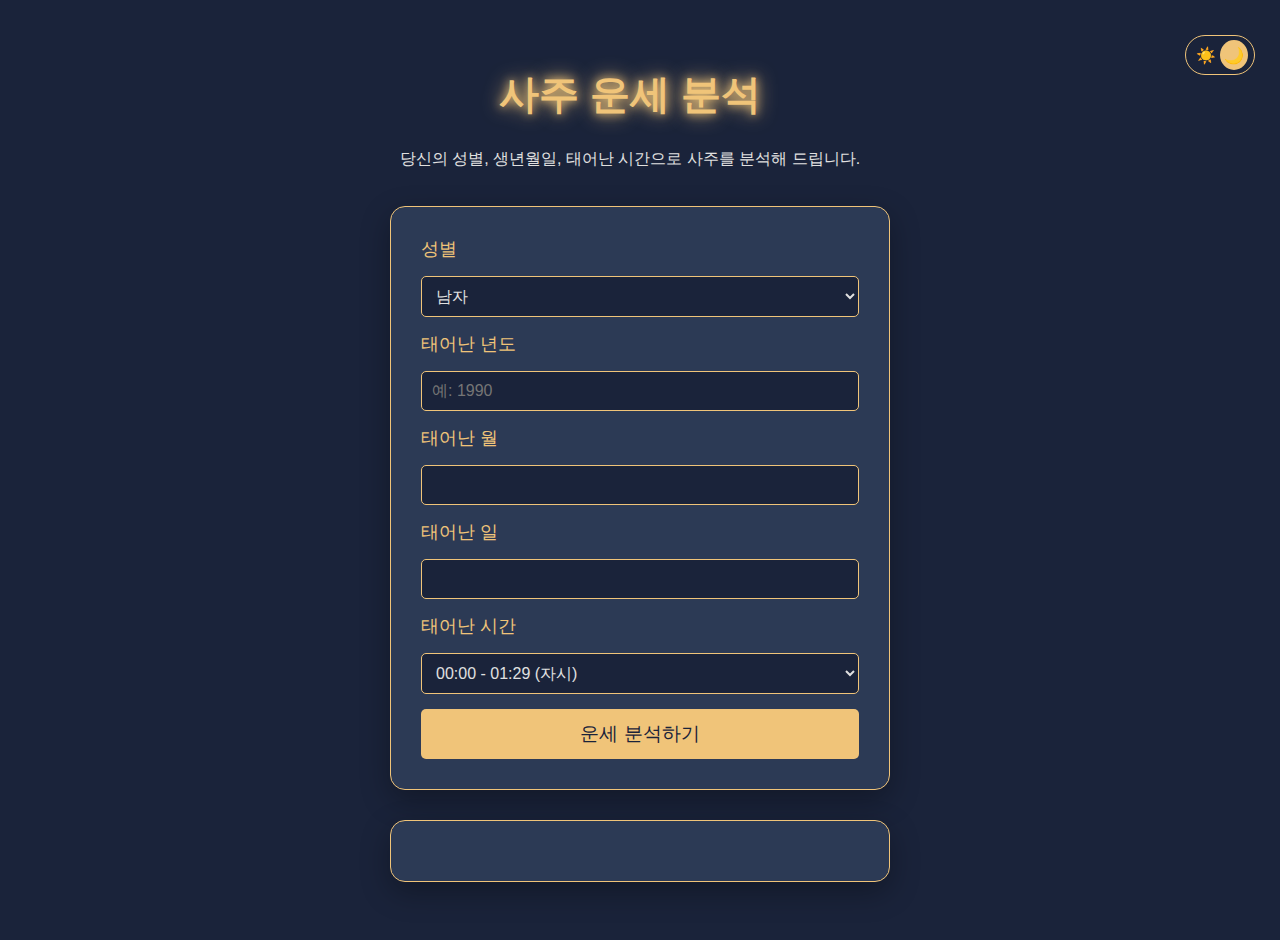
<file: index.html>
<!DOCTYPE html>
<html lang="ko">
<head>
    <meta charset="UTF-8">
    <meta name="viewport" content="width=device-width, initial-scale=1.0">
    <meta name="google-site-verification" content="f08c47fec0942fa0" />
    <title>사주 운세 분석</title>
    <link rel="stylesheet" href="style.css">
    <script src="main.js" type="module" defer></script>
    <script async src="https://pagead2.googlesyndication.com/pagead/js/adsbygoogle.js?client=ca-pub-3633718154297262"
     crossorigin="anonymous"></script>
</head>
<body>
    <header>
        <h1>사주 운세 분석</h1>
        <p>당신의 성별, 생년월일, 태어난 시간으로 사주를 분석해 드립니다.</p>
        <button id="theme-toggle"><span id="sun-icon">☀️</span> <span id="moon-icon">🌙</span></button>
    </header>

    <main>
        <saju-input-form></saju-input-form>
        <saju-result-display></saju-result-display>
    </main>

</body>
</html>
</file>
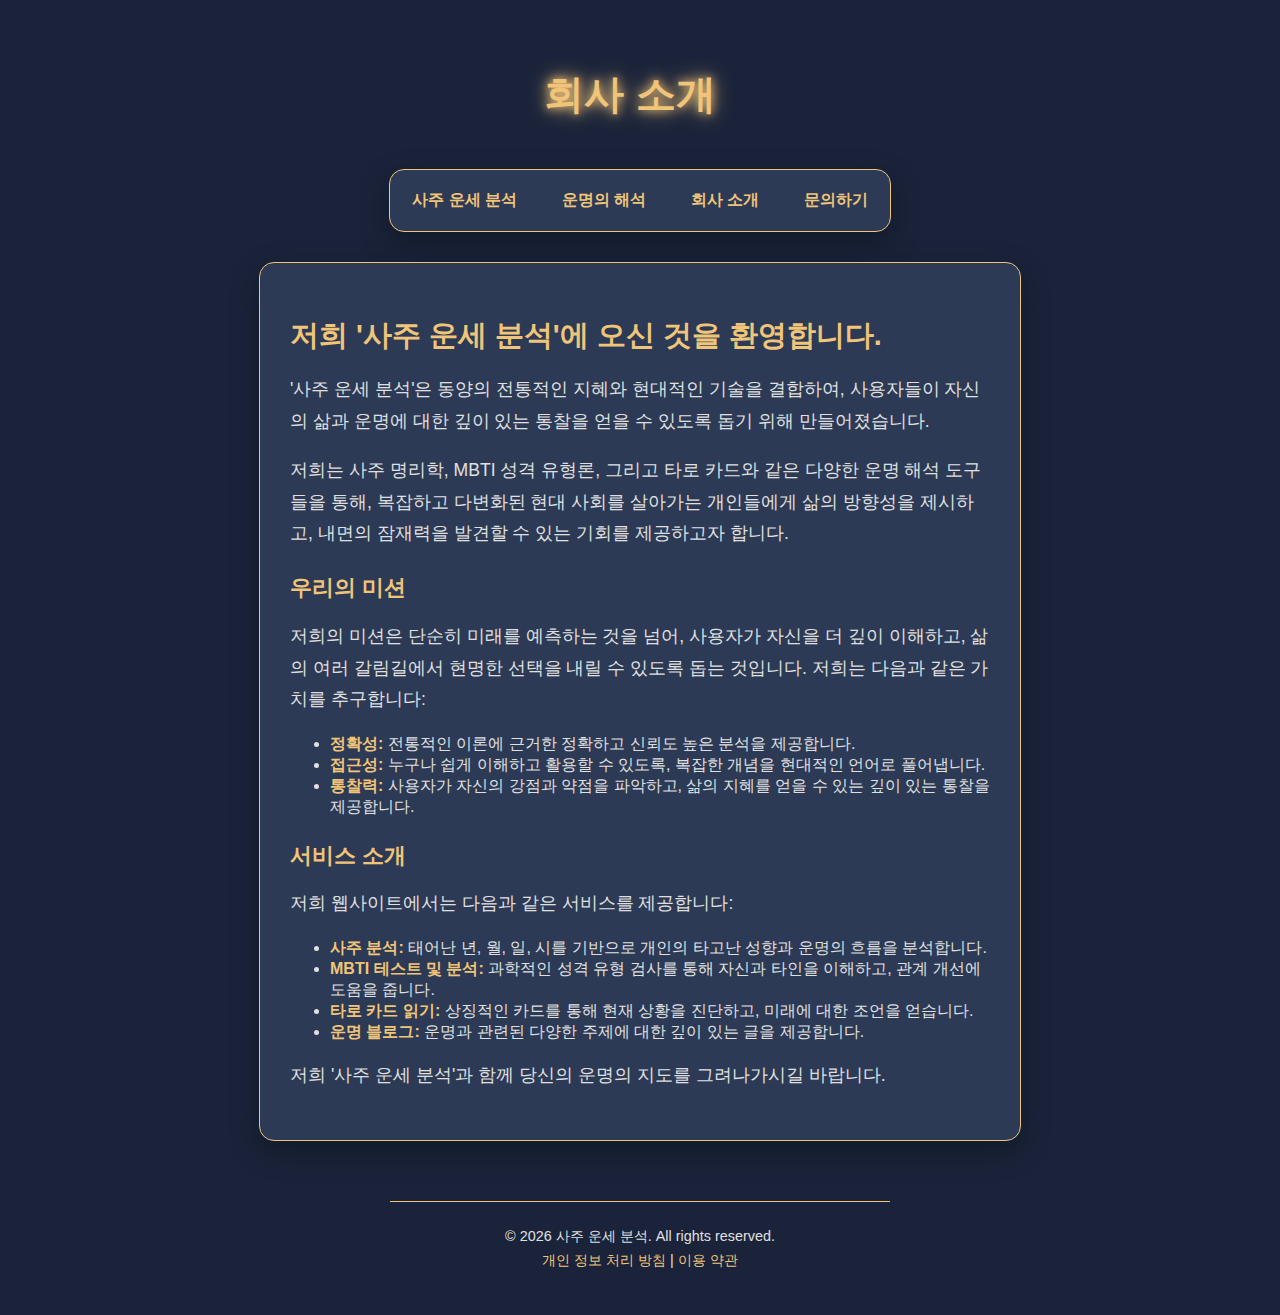
<file: about.html>
<!DOCTYPE html>
<html lang="ko">
<head>
    <meta charset="UTF-8">
    <meta name="viewport" content="width=device-width, initial-scale=1.0">
    <title>회사 소개 - 사주 운세 분석</title>
    <link rel="stylesheet" href="style.css">
</head>
<body>
    <header>
        <h1>회사 소개</h1>
    </header>

    <nav>
        <ul>
            <li><a href="index.html">사주 운세 분석</a></li>
            <li><a href="blog.html">운명의 해석</a></li>
            <li><a href="about.html">회사 소개</a></li>
            <li><a href="contact.html">문의하기</a></li>
        </ul>
    </nav>

    <main class="blog-article">
        <h2>저희 '사주 운세 분석'에 오신 것을 환영합니다.</h2>
        <p>'사주 운세 분석'은 동양의 전통적인 지혜와 현대적인 기술을 결합하여, 사용자들이 자신의 삶과 운명에 대한 깊이 있는 통찰을 얻을 수 있도록 돕기 위해 만들어졌습니다.</p>
        <p>저희는 사주 명리학, MBTI 성격 유형론, 그리고 타로 카드와 같은 다양한 운명 해석 도구들을 통해, 복잡하고 다변화된 현대 사회를 살아가는 개인들에게 삶의 방향성을 제시하고, 내면의 잠재력을 발견할 수 있는 기회를 제공하고자 합니다.</p>
        
        <h3>우리의 미션</h3>
        <p>저희의 미션은 단순히 미래를 예측하는 것을 넘어, 사용자가 자신을 더 깊이 이해하고, 삶의 여러 갈림길에서 현명한 선택을 내릴 수 있도록 돕는 것입니다. 저희는 다음과 같은 가치를 추구합니다:</p>
        <ul>
            <li><strong>정확성:</strong> 전통적인 이론에 근거한 정확하고 신뢰도 높은 분석을 제공합니다.</li>
            <li><strong>접근성:</strong> 누구나 쉽게 이해하고 활용할 수 있도록, 복잡한 개념을 현대적인 언어로 풀어냅니다.</li>
            <li><strong>통찰력:</strong> 사용자가 자신의 강점과 약점을 파악하고, 삶의 지혜를 얻을 수 있는 깊이 있는 통찰을 제공합니다.</li>
        </ul>

        <h3>서비스 소개</h3>
        <p>저희 웹사이트에서는 다음과 같은 서비스를 제공합니다:</p>
        <ul>
            <li><strong>사주 분석:</strong> 태어난 년, 월, 일, 시를 기반으로 개인의 타고난 성향과 운명의 흐름을 분석합니다.</li>
            <li><strong>MBTI 테스트 및 분석:</strong> 과학적인 성격 유형 검사를 통해 자신과 타인을 이해하고, 관계 개선에 도움을 줍니다.</li>
            <li><strong>타로 카드 읽기:</strong> 상징적인 카드를 통해 현재 상황을 진단하고, 미래에 대한 조언을 얻습니다.</li>
            <li><strong>운명 블로그:</strong> 운명과 관련된 다양한 주제에 대한 깊이 있는 글을 제공합니다.</li>
        </ul>

        <p>저희 '사주 운세 분석'과 함께 당신의 운명의 지도를 그려나가시길 바랍니다.</p>
    </main>

    <footer>
        <p>&copy; 2026 사주 운세 분석. All rights reserved.</p>
        <p>
            <a href="privacy-policy.html">개인 정보 처리 방침</a> |
            <a href="terms-of-service.html">이용 약관</a>
        </p>
    </footer>

</body>
</html>
</file>
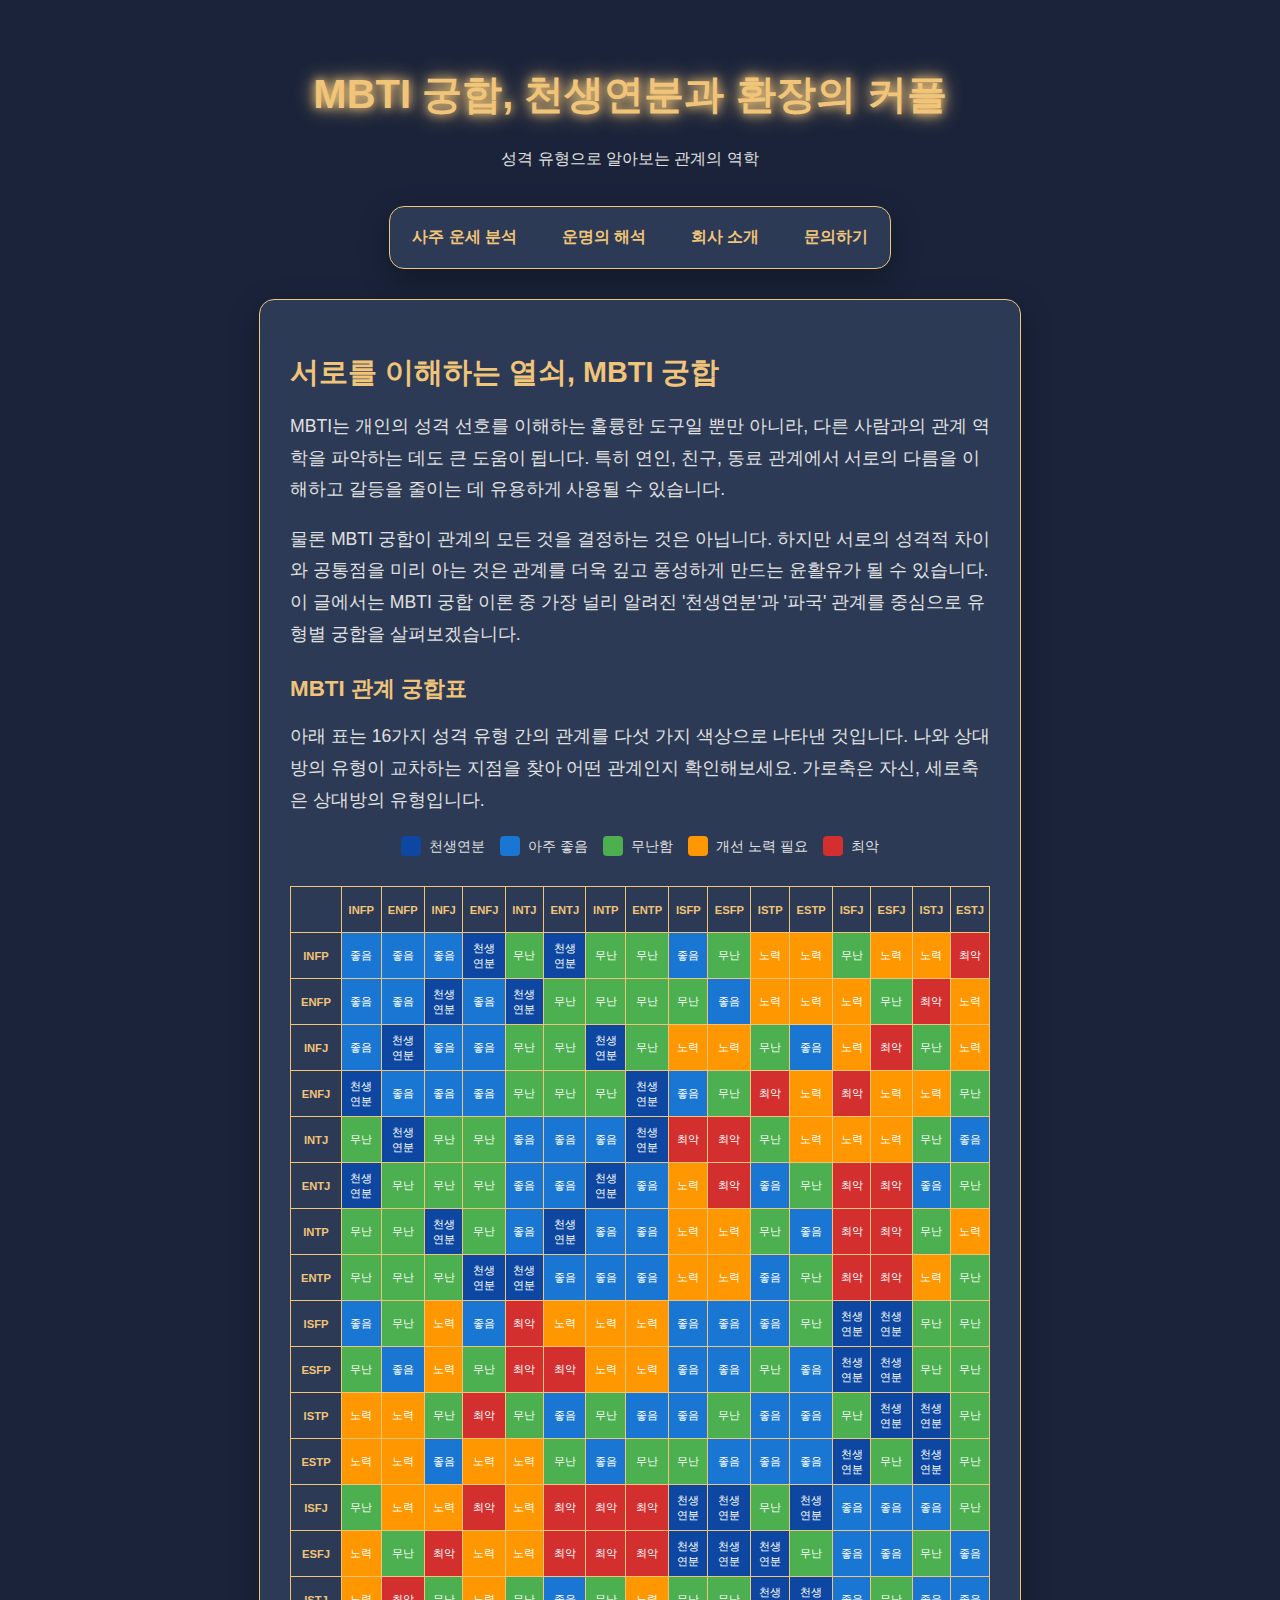
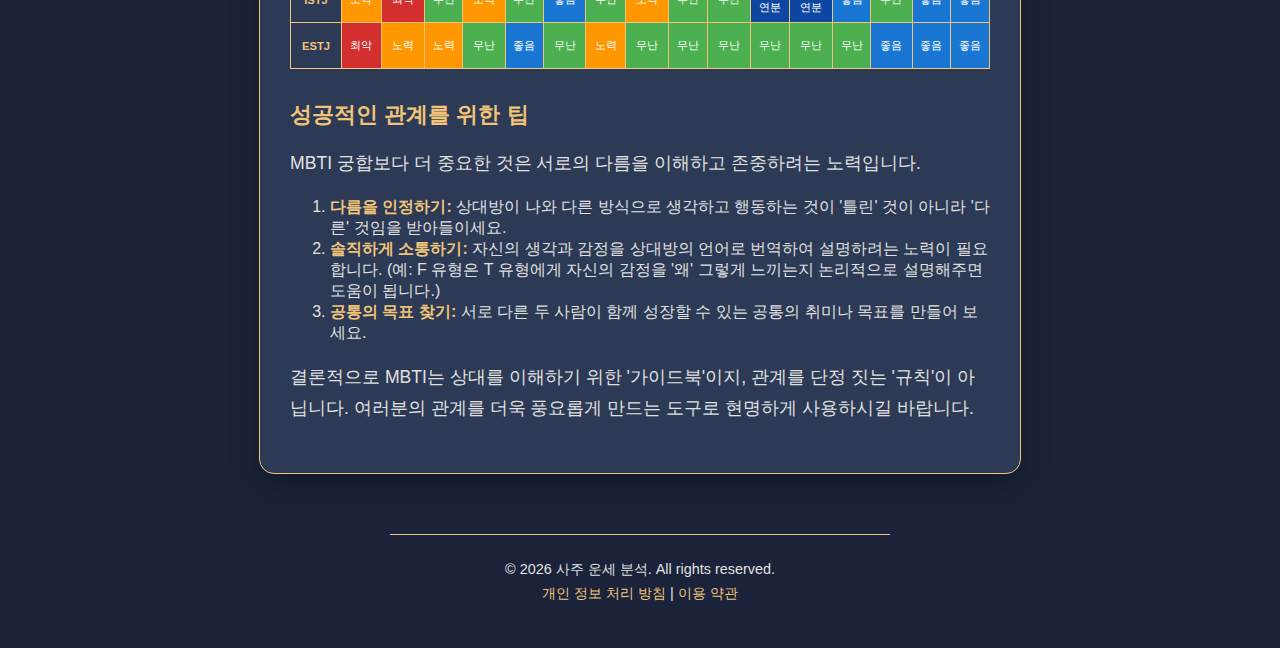
<file: blog-mbti-compatibility.html>
<!DOCTYPE html>
<html lang="ko">
<head>
    <meta charset="UTF-8">
    <meta name="viewport" content="width=device-width, initial-scale=1.0">
    <title>MBTI 궁합, 천생연분과 환장의 커플 - Fatelink 블로그</title>
    <meta name="description" content="MBTI 성격 유형을 통해 알아보는 우리 사이의 궁합! 최고의 파트너와 최악의 상대를 분석하고 관계 개선을 위한 팁을 얻어보세요.">
    <link rel="stylesheet" href="style.css">
    <script src="main.js" type="module" defer></script>
</head>
<body>
    <header>
        <h1>MBTI 궁합, 천생연분과 환장의 커플</h1>
        <p>성격 유형으로 알아보는 관계의 역학</p>
    </header>

    <nav>
        <ul>
            <li><a href="index.html">사주 운세 분석</a></li>
            <li><a href="blog.html">운명의 해석</a></li>
            <li><a href="about.html">회사 소개</a></li>
            <li><a href="contact.html">문의하기</a></li>
        </ul>
    </nav>

    <main class="blog-article">
        <h2>서로를 이해하는 열쇠, MBTI 궁합</h2>
        <p>MBTI는 개인의 성격 선호를 이해하는 훌륭한 도구일 뿐만 아니라, 다른 사람과의 관계 역학을 파악하는 데도 큰 도움이 됩니다. 특히 연인, 친구, 동료 관계에서 서로의 다름을 이해하고 갈등을 줄이는 데 유용하게 사용될 수 있습니다.</p>
        <p>물론 MBTI 궁합이 관계의 모든 것을 결정하는 것은 아닙니다. 하지만 서로의 성격적 차이와 공통점을 미리 아는 것은 관계를 더욱 깊고 풍성하게 만드는 윤활유가 될 수 있습니다. 이 글에서는 MBTI 궁합 이론 중 가장 널리 알려진 '천생연분'과 '파국' 관계를 중심으로 유형별 궁합을 살펴보겠습니다.</p>

        <h3>MBTI 관계 궁합표</h3>
        <p>아래 표는 16가지 성격 유형 간의 관계를 다섯 가지 색상으로 나타낸 것입니다. 나와 상대방의 유형이 교차하는 지점을 찾아 어떤 관계인지 확인해보세요. 가로축은 자신, 세로축은 상대방의 유형입니다.</p>
        
        <ul class="legend">
            <li class="legend-item"><span class="legend-color" style="background-color: #0d47a1;"></span>천생연분</li>
            <li class="legend-item"><span class="legend-color" style="background-color: #1976d2;"></span>아주 좋음</li>
            <li class="legend-item"><span class="legend-color" style="background-color: #4caf50;"></span>무난함</li>
            <li class="legend-item"><span class="legend-color" style="background-color: #ff9800;"></span>개선 노력 필요</li>
            <li class="legend-item"><span class="legend-color" style="background-color: #d32f2f;"></span>최악</li>
        </ul>

        <div class="mbti-chart-container">
            <table class="mbti-chart">
                <thead>
                    <tr>
                        <th class="header-cell"></th>
                        <th>INFP</th><th>ENFP</th><th>INFJ</th><th>ENFJ</th><th>INTJ</th><th>ENTJ</th><th>INTP</th><th>ENTP</th>
                        <th>ISFP</th><th>ESFP</th><th>ISTP</th><th>ESTP</th><th>ISFJ</th><th>ESFJ</th><th>ISTJ</th><th>ESTJ</th>
                    </tr>
                </thead>
                <tbody>
                    <tr><th>INFP</th>
                        <td class="mbti-compat-2">좋음</td><td class="mbti-compat-2">좋음</td><td class="mbti-compat-2">좋음</td><td class="mbti-compat-1">천생연분</td><td class="mbti-compat-3">무난</td><td class="mbti-compat-1">천생연분</td><td class="mbti-compat-3">무난</td><td class="mbti-compat-3">무난</td>
                        <td class="mbti-compat-2">좋음</td><td class="mbti-compat-3">무난</td><td class="mbti-compat-4">노력</td><td class="mbti-compat-4">노력</td><td class="mbti-compat-3">무난</td><td class="mbti-compat-4">노력</td><td class="mbti-compat-4">노력</td><td class="mbti-compat-5">최악</td>
                    </tr>
                    <tr><th>ENFP</th>
                        <td class="mbti-compat-2">좋음</td><td class="mbti-compat-2">좋음</td><td class="mbti-compat-1">천생연분</td><td class="mbti-compat-2">좋음</td><td class="mbti-compat-1">천생연분</td><td class="mbti-compat-3">무난</td><td class="mbti-compat-3">무난</td><td class="mbti-compat-3">무난</td>
                        <td class="mbti-compat-3">무난</td><td class="mbti-compat-2">좋음</td><td class="mbti-compat-4">노력</td><td class="mbti-compat-4">노력</td><td class="mbti-compat-4">노력</td><td class="mbti-compat-3">무난</td><td class="mbti-compat-5">최악</td><td class="mbti-compat-4">노력</td>
                    </tr>
                    <tr><th>INFJ</th>
                        <td class="mbti-compat-2">좋음</td><td class="mbti-compat-1">천생연분</td><td class="mbti-compat-2">좋음</td><td class="mbti-compat-2">좋음</td><td class="mbti-compat-3">무난</td><td class="mbti-compat-3">무난</td><td class="mbti-compat-1">천생연분</td><td class="mbti-compat-3">무난</td>
                        <td class="mbti-compat-4">노력</td><td class="mbti-compat-4">노력</td><td class="mbti-compat-3">무난</td><td class="mbti-compat-2">좋음</td><td class="mbti-compat-4">노력</td><td class="mbti-compat-5">최악</td><td class="mbti-compat-3">무난</td><td class="mbti-compat-4">노력</td>
                    </tr>
                    <tr><th>ENFJ</th>
                        <td class="mbti-compat-1">천생연분</td><td class="mbti-compat-2">좋음</td><td class="mbti-compat-2">좋음</td><td class="mbti-compat-2">좋음</td><td class="mbti-compat-3">무난</td><td class="mbti-compat-3">무난</td><td class="mbti-compat-3">무난</td><td class="mbti-compat-1">천생연분</td>
                        <td class="mbti-compat-2">좋음</td><td class="mbti-compat-3">무난</td><td class="mbti-compat-5">최악</td><td class="mbti-compat-4">노력</td><td class="mbti-compat-5">최악</td><td class="mbti-compat-4">노력</td><td class="mbti-compat-4">노력</td><td class="mbti-compat-3">무난</td>
                    </tr>
                    <tr><th>INTJ</th>
                        <td class="mbti-compat-3">무난</td><td class="mbti-compat-1">천생연분</td><td class="mbti-compat-3">무난</td><td class="mbti-compat-3">무난</td><td class="mbti-compat-2">좋음</td><td class="mbti-compat-2">좋음</td><td class="mbti-compat-2">좋음</td><td class="mbti-compat-1">천생연분</td>
                        <td class="mbti-compat-5">최악</td><td class="mbti-compat-5">최악</td><td class="mbti-compat-3">무난</td><td class="mbti-compat-4">노력</td><td class="mbti-compat-4">노력</td><td class="mbti-compat-4">노력</td><td class="mbti-compat-3">무난</td><td class="mbti-compat-2">좋음</td>
                    </tr>
                    <tr><th>ENTJ</th>
                        <td class="mbti-compat-1">천생연분</td><td class="mbti-compat-3">무난</td><td class="mbti-compat-3">무난</td><td class="mbti-compat-3">무난</td><td class="mbti-compat-2">좋음</td><td class="mbti-compat-2">좋음</td><td class="mbti-compat-1">천생연분</td><td class="mbti-compat-2">좋음</td>
                        <td class="mbti-compat-4">노력</td><td class="mbti-compat-5">최악</td><td class="mbti-compat-2">좋음</td><td class="mbti-compat-3">무난</td><td class="mbti-compat-5">최악</td><td class="mbti-compat-5">최악</td><td class="mbti-compat-2">좋음</td><td class="mbti-compat-3">무난</td>
                    </tr>
                    <tr><th>INTP</th>
                        <td class="mbti-compat-3">무난</td><td class="mbti-compat-3">무난</td><td class="mbti-compat-1">천생연분</td><td class="mbti-compat-3">무난</td><td class="mbti-compat-2">좋음</td><td class="mbti-compat-1">천생연분</td><td class="mbti-compat-2">좋음</td><td class="mbti-compat-2">좋음</td>
                        <td class="mbti-compat-4">노력</td><td class="mbti-compat-4">노력</td><td class="mbti-compat-3">무난</td><td class="mbti-compat-2">좋음</td><td class="mbti-compat-5">최악</td><td class="mbti-compat-5">최악</td><td class="mbti-compat-3">무난</td><td class="mbti-compat-4">노력</td>
                    </tr>
                    <tr><th>ENTP</th>
                        <td class="mbti-compat-3">무난</td><td class="mbti-compat-3">무난</td><td class="mbti-compat-3">무난</td><td class="mbti-compat-1">천생연분</td><td class="mbti-compat-1">천생연분</td><td class="mbti-compat-2">좋음</td><td class="mbti-compat-2">좋음</td><td class="mbti-compat-2">좋음</td>
                        <td class="mbti-compat-4">노력</td><td class="mbti-compat-4">노력</td><td class="mbti-compat-2">좋음</td><td class="mbti-compat-3">무난</td><td class="mbti-compat-5">최악</td><td class="mbti-compat-5">최악</td><td class="mbti-compat-4">노력</td><td class="mbti-compat-3">무난</td>
                    </tr>
                    <tr><th>ISFP</th>
                        <td class="mbti-compat-2">좋음</td><td class="mbti-compat-3">무난</td><td class="mbti-compat-4">노력</td><td class="mbti-compat-2">좋음</td><td class="mbti-compat-5">최악</td><td class="mbti-compat-4">노력</td><td class="mbti-compat-4">노력</td><td class="mbti-compat-4">노력</td>
                        <td class="mbti-compat-2">좋음</td><td class="mbti-compat-2">좋음</td><td class="mbti-compat-2">좋음</td><td class="mbti-compat-3">무난</td><td class="mbti-compat-1">천생연분</td><td class="mbti-compat-1">천생연분</td><td class="mbti-compat-3">무난</td><td class="mbti-compat-3">무난</td>
                    </tr>
                    <tr><th>ESFP</th>
                        <td class="mbti-compat-3">무난</td><td class="mbti-compat-2">좋음</td><td class="mbti-compat-4">노력</td><td class="mbti-compat-3">무난</td><td class="mbti-compat-5">최악</td><td class="mbti-compat-5">최악</td><td class="mbti-compat-4">노력</td><td class="mbti-compat-4">노력</td>
                        <td class="mbti-compat-2">좋음</td><td class="mbti-compat-2">좋음</td><td class="mbti-compat-3">무난</td><td class="mbti-compat-2">좋음</td><td class="mbti-compat-1">천생연분</td><td class="mbti-compat-1">천생연분</td><td class="mbti-compat-3">무난</td><td class="mbti-compat-3">무난</td>
                    </tr>
                    <tr><th>ISTP</th>
                        <td class="mbti-compat-4">노력</td><td class="mbti-compat-4">노력</td><td class="mbti-compat-3">무난</td><td class="mbti-compat-5">최악</td><td class="mbti-compat-3">무난</td><td class="mbti-compat-2">좋음</td><td class="mbti-compat-3">무난</td><td class="mbti-compat-2">좋음</td>
                        <td class="mbti-compat-2">좋음</td><td class="mbti-compat-3">무난</td><td class="mbti-compat-2">좋음</td><td class="mbti-compat-2">좋음</td><td class="mbti-compat-3">무난</td><td class="mbti-compat-1">천생연분</td><td class="mbti-compat-1">천생연분</td><td class="mbti-compat-3">무난</td>
                    </tr>
                    <tr><th>ESTP</th>
                        <td class="mbti-compat-4">노력</td><td class="mbti-compat-4">노력</td><td class="mbti-compat-2">좋음</td><td class="mbti-compat-4">노력</td><td class="mbti-compat-4">노력</td><td class="mbti-compat-3">무난</td><td class="mbti-compat-2">좋음</td><td class="mbti-compat-3">무난</td>
                        <td class="mbti-compat-3">무난</td><td class="mbti-compat-2">좋음</td><td class="mbti-compat-2">좋음</td><td class="mbti-compat-2">좋음</td><td class="mbti-compat-1">천생연분</td><td class="mbti-compat-3">무난</td><td class="mbti-compat-1">천생연분</td><td class="mbti-compat-3">무난</td>
                    </tr>
                    <tr><th>ISFJ</th>
                        <td class="mbti-compat-3">무난</td><td class="mbti-compat-4">노력</td><td class="mbti-compat-4">노력</td><td class="mbti-compat-5">최악</td><td class="mbti-compat-4">노력</td><td class="mbti-compat-5">최악</td><td class="mbti-compat-5">최악</td><td class="mbti-compat-5">최악</td>
                        <td class="mbti-compat-1">천생연분</td><td class="mbti-compat-1">천생연분</td><td class="mbti-compat-3">무난</td><td class="mbti-compat-1">천생연분</td><td class="mbti-compat-2">좋음</td><td class="mbti-compat-2">좋음</td><td class="mbti-compat-2">좋음</td><td class="mbti-compat-3">무난</td>
                    </tr>
                    <tr><th>ESFJ</th>
                        <td class="mbti-compat-4">노력</td><td class="mbti-compat-3">무난</td><td class="mbti-compat-5">최악</td><td class="mbti-compat-4">노력</td><td class="mbti-compat-4">노력</td><td class="mbti-compat-5">최악</td><td class="mbti-compat-5">최악</td><td class="mbti-compat-5">최악</td>
                        <td class="mbti-compat-1">천생연분</td><td class="mbti-compat-1">천생연분</td><td class="mbti-compat-1">천생연분</td><td class="mbti-compat-3">무난</td><td class="mbti-compat-2">좋음</td><td class="mbti-compat-2">좋음</td><td class="mbti-compat-3">무난</td><td class="mbti-compat-2">좋음</td>
                    </tr>
                    <tr><th>ISTJ</th>
                        <td class="mbti-compat-4">노력</td><td class="mbti-compat-5">최악</td><td class="mbti-compat-3">무난</td><td class="mbti-compat-4">노력</td><td class="mbti-compat-3">무난</td><td class="mbti-compat-2">좋음</td><td class="mbti-compat-3">무난</td><td class="mbti-compat-4">노력</td>
                        <td class="mbti-compat-3">무난</td><td class="mbti-compat-3">무난</td><td class="mbti-compat-1">천생연분</td><td class="mbti-compat-1">천생연분</td><td class="mbti-compat-2">좋음</td><td class="mbti-compat-3">무난</td><td class="mbti-compat-2">좋음</td><td class="mbti-compat-2">좋음</td>
                    </tr>
                    <tr><th>ESTJ</th>
                        <td class="mbti-compat-5">최악</td><td class="mbti-compat-4">노력</td><td class="mbti-compat-4">노력</td><td class="mbti-compat-3">무난</td><td class="mbti-compat-2">좋음</td><td class="mbti-compat-3">무난</td><td class="mbti-compat-4">노력</td><td class="mbti-compat-3">무난</td>
                        <td class="mbti-compat-3">무난</td><td class="mbti-compat-3">무난</td><td class="mbti-compat-3">무난</td><td class="mbti-compat-3">무난</td><td class="mbti-compat-3">무난</td><td class="mbti-compat-2">좋음</td><td class="mbti-compat-2">좋음</td><td class="mbti-compat-2">좋음</td>
                    </tr>
                </tbody>
            </table>
        </div>

        <h3>성공적인 관계를 위한 팁</h3>
        <p>MBTI 궁합보다 더 중요한 것은 서로의 다름을 이해하고 존중하려는 노력입니다.</p>
        <ol>
            <li><strong>다름을 인정하기:</strong> 상대방이 나와 다른 방식으로 생각하고 행동하는 것이 '틀린' 것이 아니라 '다른' 것임을 받아들이세요.</li>
            <li><strong>솔직하게 소통하기:</strong> 자신의 생각과 감정을 상대방의 언어로 번역하여 설명하려는 노력이 필요합니다. (예: F 유형은 T 유형에게 자신의 감정을 '왜' 그렇게 느끼는지 논리적으로 설명해주면 도움이 됩니다.)</li>
            <li><strong>공통의 목표 찾기:</strong> 서로 다른 두 사람이 함께 성장할 수 있는 공통의 취미나 목표를 만들어 보세요.</li>
        </ol>
        <p>결론적으로 MBTI는 상대를 이해하기 위한 '가이드북'이지, 관계를 단정 짓는 '규칙'이 아닙니다. 여러분의 관계를 더욱 풍요롭게 만드는 도구로 현명하게 사용하시길 바랍니다.</p>
    </main>

    <footer>
        <p>&copy; 2026 사주 운세 분석. All rights reserved.</p>
        <p>
            <a href="privacy-policy.html">개인 정보 처리 방침</a> |
            <a href="terms-of-service.html">이용 약관</a>
        </p>
    </footer>

</body>
</html>
</file>
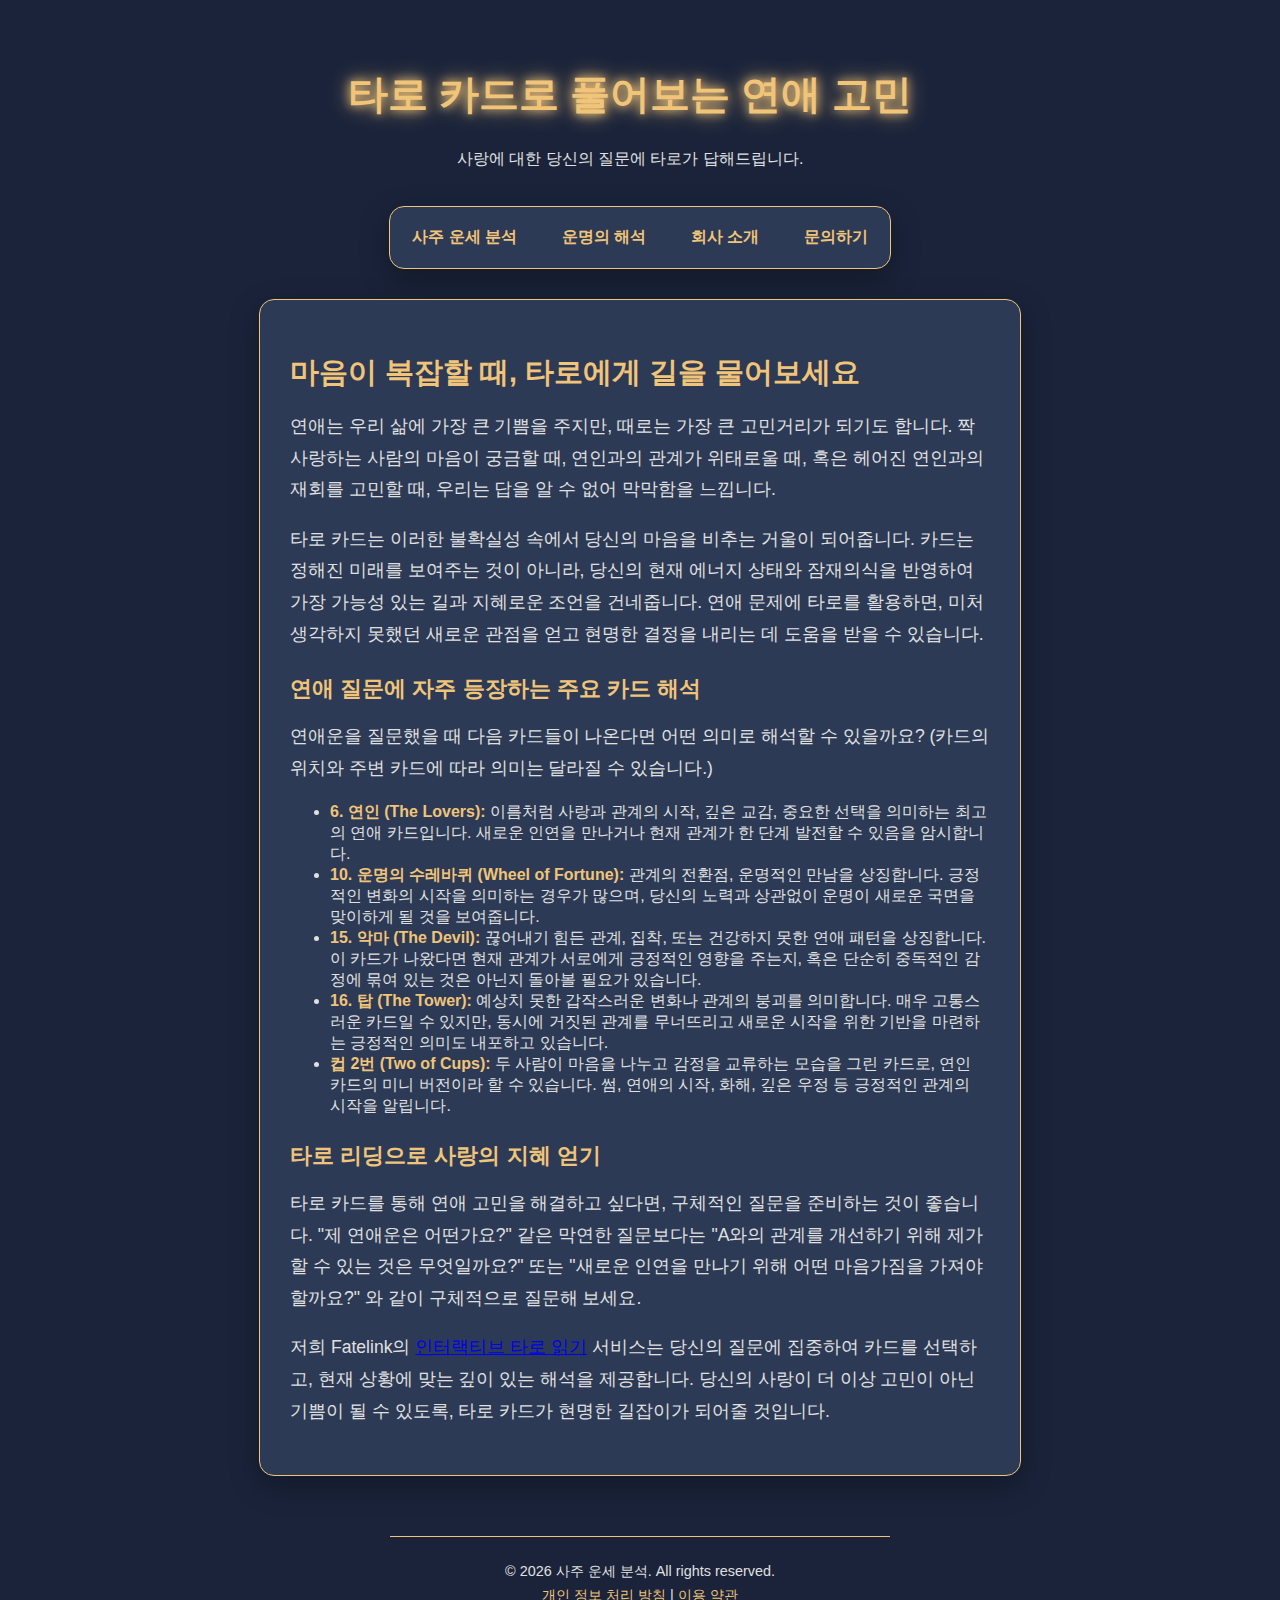
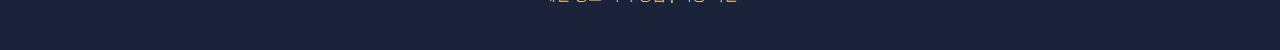
<file: blog-tarot-relationships.html>
<!DOCTYPE html>
<html lang="ko">
<head>
    <meta charset="UTF-8">
    <meta name="viewport" content="width=device-width, initial-scale=1.0">
    <title>타로 카드로 풀어보는 연애 고민 - Fatelink 블로그</title>
    <meta name="description" content="연애운, 재회운, 짝사랑 등 사랑에 대한 고민이 있나요? 타로 카드가 당신의 마음을 비추고 나아갈 길에 대한 지혜로운 조언을 건네줍니다.">
    <link rel="stylesheet" href="style.css">
    <script src="main.js" type="module" defer></script>
</head>
<body>
    <header>
        <h1>타로 카드로 풀어보는 연애 고민</h1>
        <p>사랑에 대한 당신의 질문에 타로가 답해드립니다.</p>
    </header>

    <nav>
        <ul>
            <li><a href="index.html">사주 운세 분석</a></li>
            <li><a href="blog.html">운명의 해석</a></li>
            <li><a href="about.html">회사 소개</a></li>
            <li><a href="contact.html">문의하기</a></li>
        </ul>
    </nav>

    <main class="blog-article">
        <h2>마음이 복잡할 때, 타로에게 길을 물어보세요</h2>
        <p>연애는 우리 삶에 가장 큰 기쁨을 주지만, 때로는 가장 큰 고민거리가 되기도 합니다. 짝사랑하는 사람의 마음이 궁금할 때, 연인과의 관계가 위태로울 때, 혹은 헤어진 연인과의 재회를 고민할 때, 우리는 답을 알 수 없어 막막함을 느낍니다.</p>
        <p>타로 카드는 이러한 불확실성 속에서 당신의 마음을 비추는 거울이 되어줍니다. 카드는 정해진 미래를 보여주는 것이 아니라, 당신의 현재 에너지 상태와 잠재의식을 반영하여 가장 가능성 있는 길과 지혜로운 조언을 건네줍니다. 연애 문제에 타로를 활용하면, 미처 생각하지 못했던 새로운 관점을 얻고 현명한 결정을 내리는 데 도움을 받을 수 있습니다.</p>

        <h3>연애 질문에 자주 등장하는 주요 카드 해석</h3>
        <p>연애운을 질문했을 때 다음 카드들이 나온다면 어떤 의미로 해석할 수 있을까요? (카드의 위치와 주변 카드에 따라 의미는 달라질 수 있습니다.)</p>
        <ul>
            <li>
                <strong>6. 연인 (The Lovers):</strong> 이름처럼 사랑과 관계의 시작, 깊은 교감, 중요한 선택을 의미하는 최고의 연애 카드입니다. 새로운 인연을 만나거나 현재 관계가 한 단계 발전할 수 있음을 암시합니다.
            </li>
            <li>
                <strong>10. 운명의 수레바퀴 (Wheel of Fortune):</strong> 관계의 전환점, 운명적인 만남을 상징합니다. 긍정적인 변화의 시작을 의미하는 경우가 많으며, 당신의 노력과 상관없이 운명이 새로운 국면을 맞이하게 될 것을 보여줍니다.
            </li>
            <li>
                <strong>15. 악마 (The Devil):</strong> 끊어내기 힘든 관계, 집착, 또는 건강하지 못한 연애 패턴을 상징합니다. 이 카드가 나왔다면 현재 관계가 서로에게 긍정적인 영향을 주는지, 혹은 단순히 중독적인 감정에 묶여 있는 것은 아닌지 돌아볼 필요가 있습니다.
            </li>
            <li>
                <strong>16. 탑 (The Tower):</strong> 예상치 못한 갑작스러운 변화나 관계의 붕괴를 의미합니다. 매우 고통스러운 카드일 수 있지만, 동시에 거짓된 관계를 무너뜨리고 새로운 시작을 위한 기반을 마련하는 긍정적인 의미도 내포하고 있습니다.
            </li>
             <li>
                <strong>컵 2번 (Two of Cups):</strong> 두 사람이 마음을 나누고 감정을 교류하는 모습을 그린 카드로, 연인 카드의 미니 버전이라 할 수 있습니다. 썸, 연애의 시작, 화해, 깊은 우정 등 긍정적인 관계의 시작을 알립니다.
            </li>
        </ul>

        <h3>타로 리딩으로 사랑의 지혜 얻기</h3>
        <p>타로 카드를 통해 연애 고민을 해결하고 싶다면, 구체적인 질문을 준비하는 것이 좋습니다. "제 연애운은 어떤가요?" 같은 막연한 질문보다는 "A와의 관계를 개선하기 위해 제가 할 수 있는 것은 무엇일까요?" 또는 "새로운 인연을 만나기 위해 어떤 마음가짐을 가져야 할까요?" 와 같이 구체적으로 질문해 보세요.</p>
        <p>저희 Fatelink의 <a href="tarot-reading.html">인터랙티브 타로 읽기</a> 서비스는 당신의 질문에 집중하여 카드를 선택하고, 현재 상황에 맞는 깊이 있는 해석을 제공합니다. 당신의 사랑이 더 이상 고민이 아닌 기쁨이 될 수 있도록, 타로 카드가 현명한 길잡이가 되어줄 것입니다.</p>
    </main>

    <footer>
        <p>&copy; 2026 사주 운세 분석. All rights reserved.</p>
        <p>
            <a href="privacy-policy.html">개인 정보 처리 방침</a> |
            <a href="terms-of-service.html">이용 약관</a>
        </p>
    </footer>

</body>
</html>
</file>
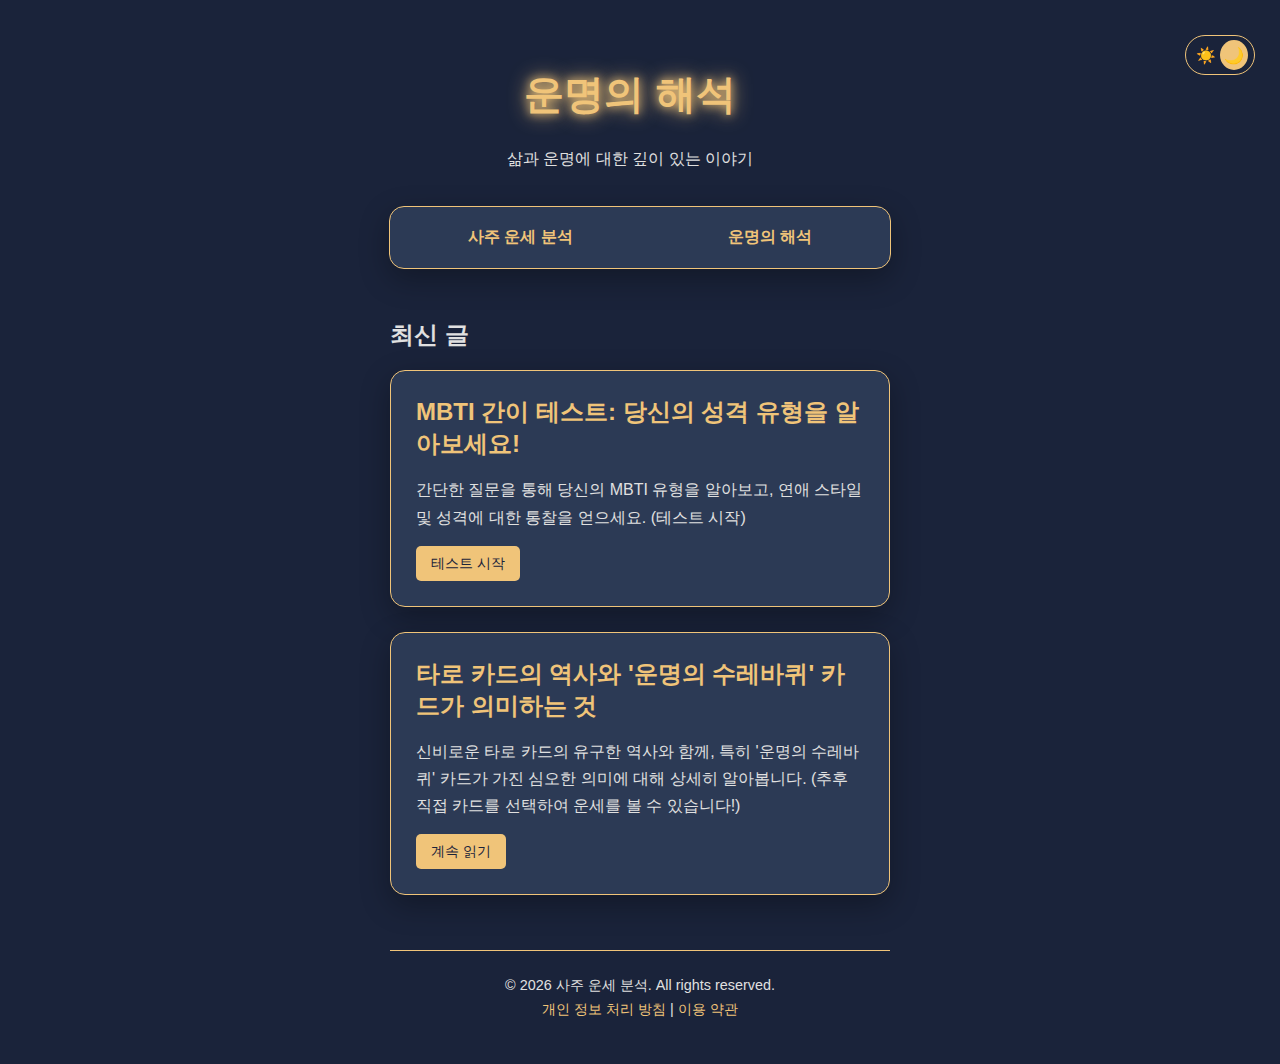
<file: blog.html>
<!DOCTYPE html>
<html lang="ko">
<head>
    <meta charset="UTF-8">
    <meta name="viewport" content="width=device-width, initial-scale=1.0">
    <title>운명의 해석 - Fatelink 블로그</title>
    <meta name="description" content="운명의 해석 블로그에서는 MBTI, 타로, 심리학 등 흥미로운 운명 관련 주제들을 다룹니다. Fatelink에서 깊이 있는 이야기를 만나보세요.">
    <link rel="stylesheet" href="style.css">
    <script src="main.js" type="module" defer></script>
    <script async src="https://pagead2.googlesyndication.com/pagead/js/adsbygoogle.js?client=ca-pub-3633718154297262"
     crossorigin="anonymous"></script>
</head>
<body>
    <header>
        <h1>운명의 해석</h1>
        <p>삶과 운명에 대한 깊이 있는 이야기</p>
        <button id="theme-toggle"><span id="sun-icon">☀️</span> <span id="moon-icon">🌙</span></button>
    </header>

    <nav>
        <ul>
            <li><a href="index.html">사주 운세 분석</a></li>
            <li><a href="blog.html">운명의 해석</a></li>
        </ul>
    </nav>

    <main>
        <section id="blog-posts">
            <h2>최신 글</h2>
            <article>
                <h3><a href="mbti-test.html">MBTI 간이 테스트: 당신의 성격 유형을 알아보세요!</a></h3>
                <p>간단한 질문을 통해 당신의 MBTI 유형을 알아보고, 연애 스타일 및 성격에 대한 통찰을 얻으세요. (테스트 시작)</p>
                <a href="mbti-test.html" class="read-more">테스트 시작</a>
            </article>
            <article>
                <h3><a href="tarot-history.html">타로 카드의 역사와 '운명의 수레바퀴' 카드가 의미하는 것</a></h3>
                <p>신비로운 타로 카드의 유구한 역사와 함께, 특히 '운명의 수레바퀴' 카드가 가진 심오한 의미에 대해 상세히 알아봅니다. (추후 직접 카드를 선택하여 운세를 볼 수 있습니다!)</p>
                <a href="tarot-history.html" class="read-more">계속 읽기</a>
            </article>
            <!-- Add more articles here -->
        </section>
    </main>

    <footer>
        <p>&copy; 2026 사주 운세 분석. All rights reserved.</p>
        <p>
            <a href="/privacy-policy.html">개인 정보 처리 방침</a> |
            <a href="/terms-of-service.html">이용 약관</a>
        </p>
        <!-- IMPORTANT: Please create actual content for privacy-policy.html and terms-of-service.html pages. This is crucial for Google AdSense approval. -->
    </footer>

</body>
</html>
</file>
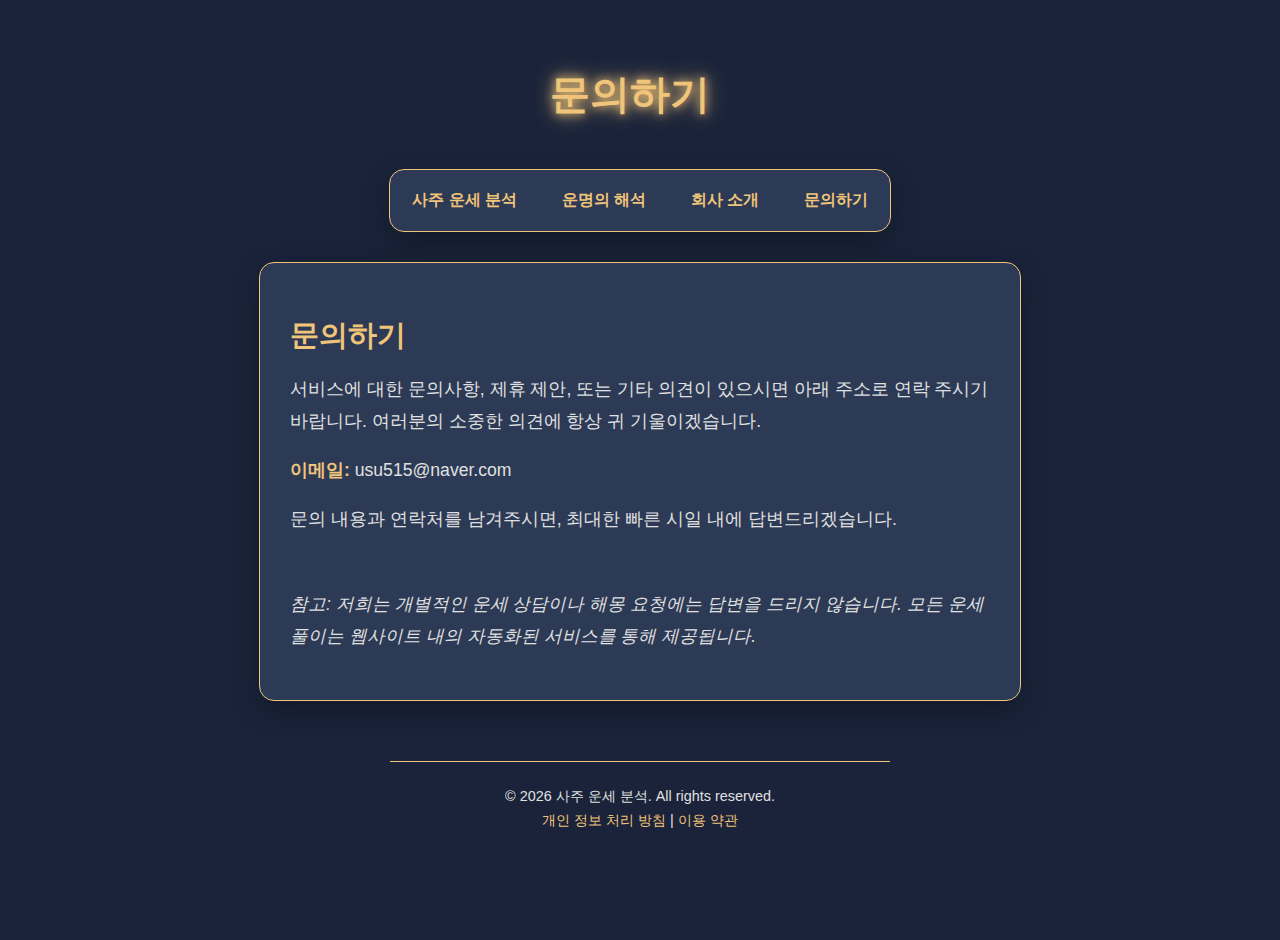
<file: contact.html>
<!DOCTYPE html>
<html lang="ko">
<head>
    <meta charset="UTF-8">
    <meta name="viewport" content="width=device-width, initial-scale=1.0">
    <title>문의하기 - 사주 운세 분석</title>
    <link rel="stylesheet" href="style.css">
</head>
<body>
    <header>
        <h1>문의하기</h1>
    </header>

    <nav>
        <ul>
            <li><a href="index.html">사주 운세 분석</a></li>
            <li><a href="blog.html">운명의 해석</a></li>
            <li><a href="about.html">회사 소개</a></li>
            <li><a href="contact.html">문의하기</a></li>
        </ul>
    </nav>

    <main class="blog-article">
        <h2>문의하기</h2>
        <p>서비스에 대한 문의사항, 제휴 제안, 또는 기타 의견이 있으시면 아래 주소로 연락 주시기 바랍니다. 여러분의 소중한 의견에 항상 귀 기울이겠습니다.</p>
        
        <p><strong>이메일:</strong> usu515@naver.com</p>
        <p>문의 내용과 연락처를 남겨주시면, 최대한 빠른 시일 내에 답변드리겠습니다.</p>
        <br>
        <p><em>참고: 저희는 개별적인 운세 상담이나 해몽 요청에는 답변을 드리지 않습니다. 모든 운세 풀이는 웹사이트 내의 자동화된 서비스를 통해 제공됩니다.</em></p>
    </main>

    <footer>
        <p>&copy; 2026 사주 운세 분석. All rights reserved.</p>
        <p>
            <a href="privacy-policy.html">개인 정보 처리 방침</a> |
            <a href="terms-of-service.html">이용 약관</a>
        </p>
    </footer>

</body>
</html>
</file>
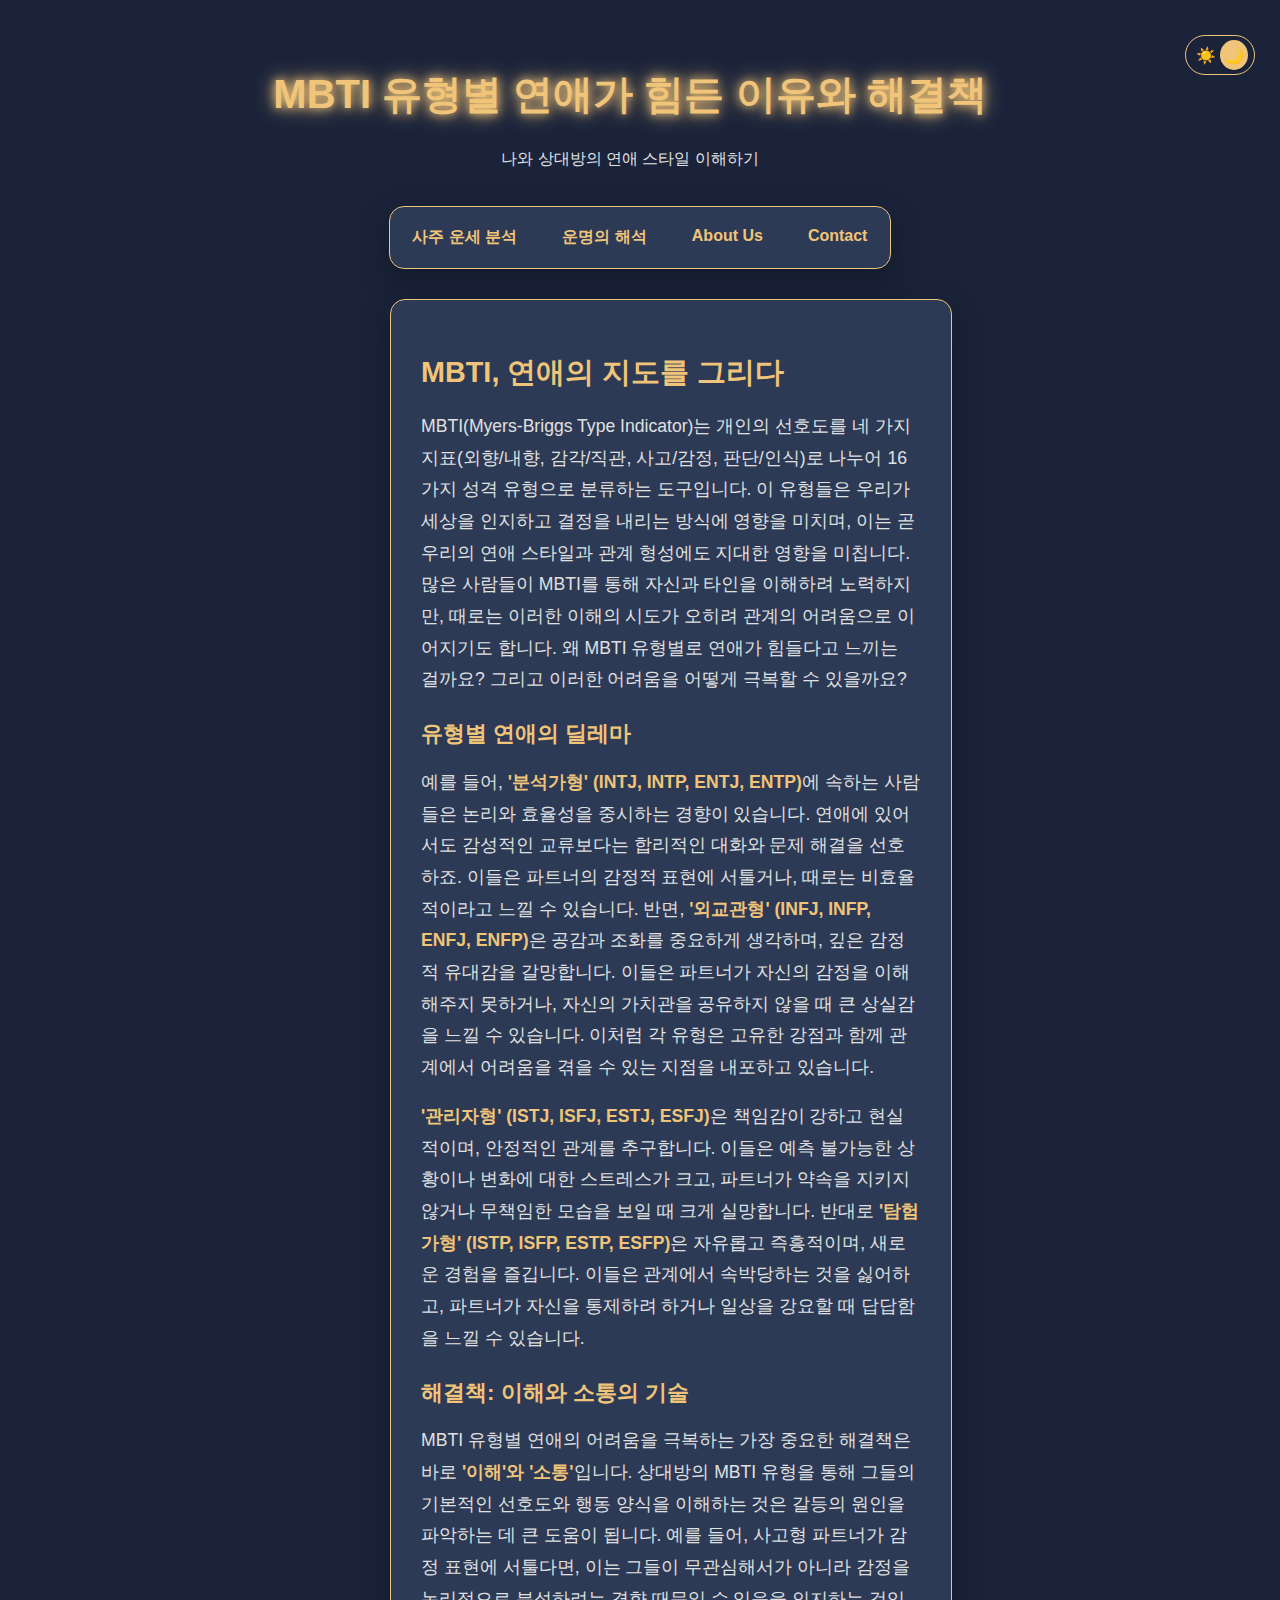
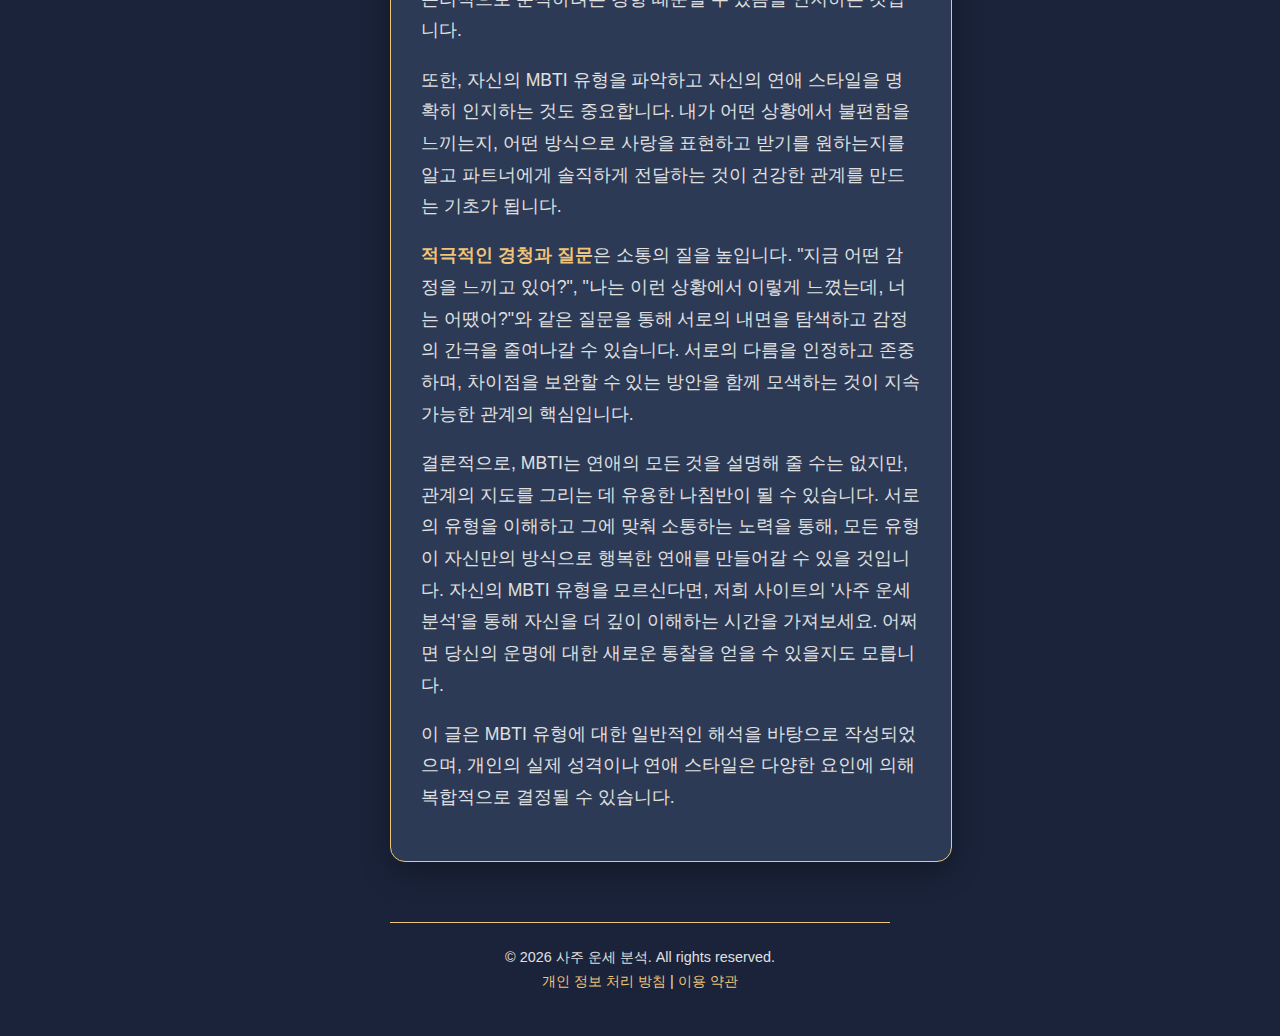
<file: mbti-love.html>
<!DOCTYPE html>
<html lang="ko">
<head>
    <meta charset="UTF-8">
    <meta name="viewport" content="width=device-width, initial-scale=1.0">
    <title>MBTI 유형별 연애가 힘든 이유와 해결책 - Fatelink 블로그</title>
    <meta name="description" content="MBTI 성격 유형별 연애 스타일과 발생할 수 있는 문제점, 그리고 현명한 해결책에 대해 깊이 있게 탐구합니다. 당신의 연애 고민, MBTI로 풀어보세요.">
    <link rel="stylesheet" href="style.css">
    <script src="main.js" type="module" defer></script>
    <script async src="https://pagead2.googlesyndication.com/pagead/js/adsbygoogle.js?client=ca-pub-3633718154297262"
     crossorigin="anonymous"></script>
</head>
<body>
    <header>
        <h1>MBTI 유형별 연애가 힘든 이유와 해결책</h1>
        <p>나와 상대방의 연애 스타일 이해하기</p>
        <button id="theme-toggle"><span id="sun-icon">☀️</span> <span id="moon-icon">🌙</span></button>
    </header>

    <nav>
        <ul>
            <li><a href="index.html">사주 운세 분석</a></li>
            <li><a href="blog.html">운명의 해석</a></li>
            <li><a href="about.html">About Us</a></li>
            <li><a href="contact.html">Contact</a></li>
        </ul>
    </nav>

    <main>
        <article class="blog-article">
            <h2>MBTI, 연애의 지도를 그리다</h2>
            <p>MBTI(Myers-Briggs Type Indicator)는 개인의 선호도를 네 가지 지표(외향/내향, 감각/직관, 사고/감정, 판단/인식)로 나누어 16가지 성격 유형으로 분류하는 도구입니다. 이 유형들은 우리가 세상을 인지하고 결정을 내리는 방식에 영향을 미치며, 이는 곧 우리의 연애 스타일과 관계 형성에도 지대한 영향을 미칩니다. 많은 사람들이 MBTI를 통해 자신과 타인을 이해하려 노력하지만, 때로는 이러한 이해의 시도가 오히려 관계의 어려움으로 이어지기도 합니다. 왜 MBTI 유형별로 연애가 힘들다고 느끼는 걸까요? 그리고 이러한 어려움을 어떻게 극복할 수 있을까요?</p>

            <h3>유형별 연애의 딜레마</h3>
            <p>예를 들어, <strong>'분석가형' (INTJ, INTP, ENTJ, ENTP)</strong>에 속하는 사람들은 논리와 효율성을 중시하는 경향이 있습니다. 연애에 있어서도 감성적인 교류보다는 합리적인 대화와 문제 해결을 선호하죠. 이들은 파트너의 감정적 표현에 서툴거나, 때로는 비효율적이라고 느낄 수 있습니다. 반면, <strong>'외교관형' (INFJ, INFP, ENFJ, ENFP)</strong>은 공감과 조화를 중요하게 생각하며, 깊은 감정적 유대감을 갈망합니다. 이들은 파트너가 자신의 감정을 이해해주지 못하거나, 자신의 가치관을 공유하지 않을 때 큰 상실감을 느낄 수 있습니다. 이처럼 각 유형은 고유한 강점과 함께 관계에서 어려움을 겪을 수 있는 지점을 내포하고 있습니다.</p>
            <p><strong>'관리자형' (ISTJ, ISFJ, ESTJ, ESFJ)</strong>은 책임감이 강하고 현실적이며, 안정적인 관계를 추구합니다. 이들은 예측 불가능한 상황이나 변화에 대한 스트레스가 크고, 파트너가 약속을 지키지 않거나 무책임한 모습을 보일 때 크게 실망합니다. 반대로 <strong>'탐험가형' (ISTP, ISFP, ESTP, ESFP)</strong>은 자유롭고 즉흥적이며, 새로운 경험을 즐깁니다. 이들은 관계에서 속박당하는 것을 싫어하고, 파트너가 자신을 통제하려 하거나 일상을 강요할 때 답답함을 느낄 수 있습니다.</p>

            <h3>해결책: 이해와 소통의 기술</h3>
            <p>MBTI 유형별 연애의 어려움을 극복하는 가장 중요한 해결책은 바로 <strong>'이해'와 '소통'</strong>입니다. 상대방의 MBTI 유형을 통해 그들의 기본적인 선호도와 행동 양식을 이해하는 것은 갈등의 원인을 파악하는 데 큰 도움이 됩니다. 예를 들어, 사고형 파트너가 감정 표현에 서툴다면, 이는 그들이 무관심해서가 아니라 감정을 논리적으로 분석하려는 경향 때문일 수 있음을 인지하는 것입니다.</p>
            <p>또한, 자신의 MBTI 유형을 파악하고 자신의 연애 스타일을 명확히 인지하는 것도 중요합니다. 내가 어떤 상황에서 불편함을 느끼는지, 어떤 방식으로 사랑을 표현하고 받기를 원하는지를 알고 파트너에게 솔직하게 전달하는 것이 건강한 관계를 만드는 기초가 됩니다.</p>
            <p><strong>적극적인 경청과 질문</strong>은 소통의 질을 높입니다. "지금 어떤 감정을 느끼고 있어?", "나는 이런 상황에서 이렇게 느꼈는데, 너는 어땠어?"와 같은 질문을 통해 서로의 내면을 탐색하고 감정의 간극을 줄여나갈 수 있습니다. 서로의 다름을 인정하고 존중하며, 차이점을 보완할 수 있는 방안을 함께 모색하는 것이 지속 가능한 관계의 핵심입니다.</p>
            <p>결론적으로, MBTI는 연애의 모든 것을 설명해 줄 수는 없지만, 관계의 지도를 그리는 데 유용한 나침반이 될 수 있습니다. 서로의 유형을 이해하고 그에 맞춰 소통하는 노력을 통해, 모든 유형이 자신만의 방식으로 행복한 연애를 만들어갈 수 있을 것입니다. 자신의 MBTI 유형을 모르신다면, 저희 사이트의 '사주 운세 분석'을 통해 자신을 더 깊이 이해하는 시간을 가져보세요. 어쩌면 당신의 운명에 대한 새로운 통찰을 얻을 수 있을지도 모릅니다.</p>
            <p>이 글은 MBTI 유형에 대한 일반적인 해석을 바탕으로 작성되었으며, 개인의 실제 성격이나 연애 스타일은 다양한 요인에 의해 복합적으로 결정될 수 있습니다.</p>
        </article>
    </main>

    <footer>
        <p>&copy; 2026 사주 운세 분석. All rights reserved.</p>
        <p>
            <a href="privacy-policy.html">개인 정보 처리 방침</a> |
            <a href="terms-of-service.html">이용 약관</a>
        </p>
    </footer>

</body>
</html>
</file>
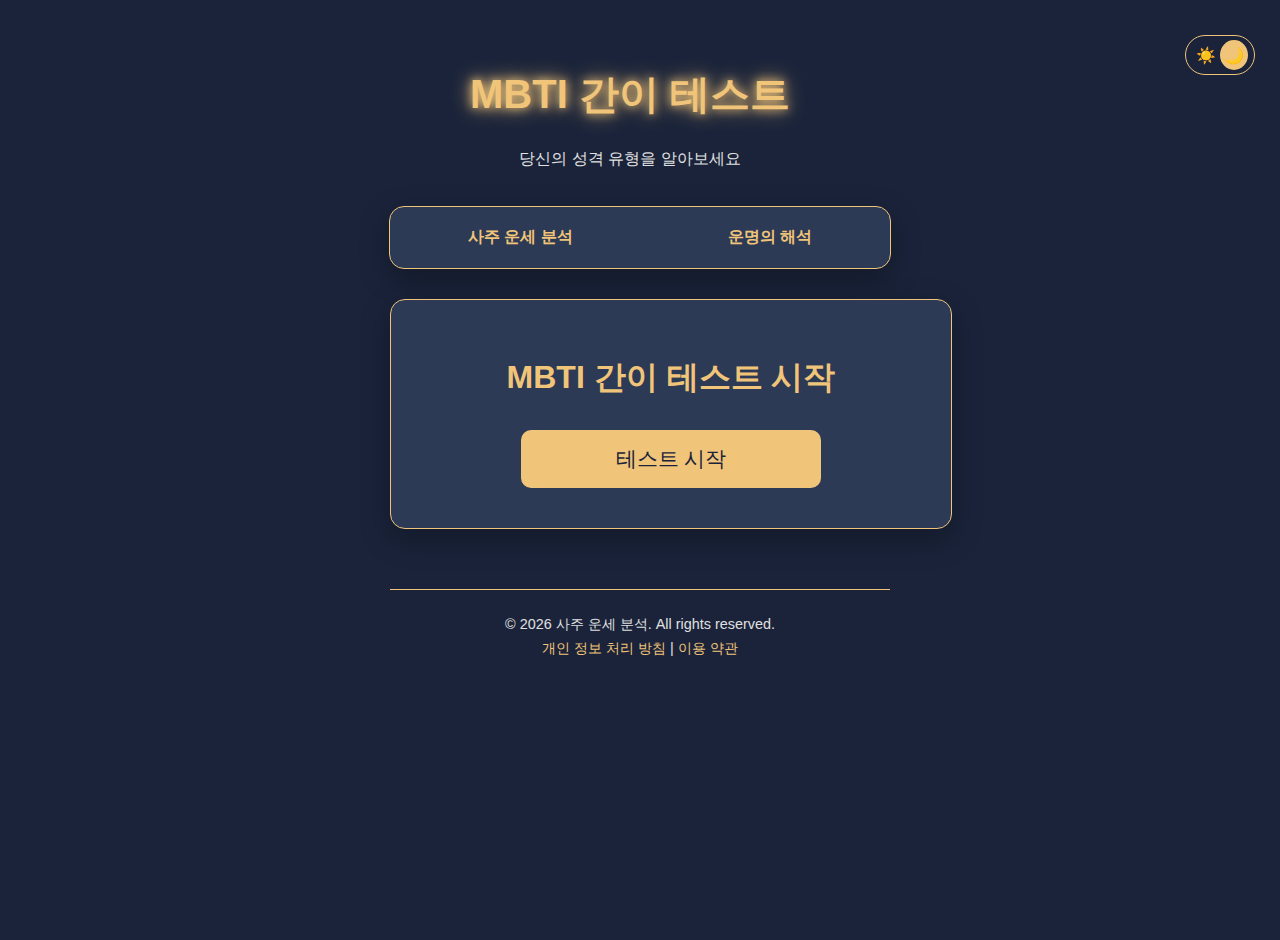
<file: mbti-test.html>
<!DOCTYPE html>
<html lang="ko">
<head>
    <meta charset="UTF-8">
    <meta name="viewport" content="width=device-width, initial-scale=1.0">
    <title>MBTI 간이 테스트 - Fatelink</title>
    <meta name="description" content="간단한 질문을 통해 당신의 MBTI 유형을 알아보고, 연애 스타일 및 성격에 대한 통찰을 얻으세요.">
    <link rel="stylesheet" href="style.css">
    <script src="main.js" type="module" defer></script>
    <script async src="https://pagead2.googlesyndication.com/pagead/js/adsbygoogle.js?client=ca-pub-3633718154297262"
     crossorigin="anonymous"></script>
</head>
<body>
    <header>
        <h1>MBTI 간이 테스트</h1>
        <p>당신의 성격 유형을 알아보세요</p>
        <button id="theme-toggle"><span id="sun-icon">☀️</span> <span id="moon-icon">🌙</span></button>
    </header>

    <nav>
        <ul>
            <li><a href="index.html">사주 운세 분석</a></li>
            <li><a href="blog.html">운명의 해석</a></li>
        </ul>
    </nav>

    <main>
        <section id="mbti-test-section">
            <h2>MBTI 간이 테스트 시작</h2>
            <div id="mbti-questions">
                <!-- Questions will be loaded here by JavaScript -->
            </div>
            <button id="mbti-start-button">테스트 시작</button>
            <button id="mbti-submit-button" style="display:none;">결과 보기</button>
            <div id="mbti-result" style="display:none;">
                <!-- Result will be displayed here -->
            </div>
            <button id="mbti-restart-button" style="display:none;">다시 테스트하기</button>
        </section>
    </main>

    <footer>
        <p>&copy; 2026 사주 운세 분석. All rights reserved.</p>
        <p>
            <a href="/privacy-policy.html">개인 정보 처리 방침</a> |
            <a href="/terms-of-service.html">이용 약관</a>
        </p>
        <!-- IMPORTANT: Please create actual content for privacy-policy.html and terms-of-service.html pages. This is crucial for Google AdSense approval. -->
    </footer>

</body>
</html>
</file>
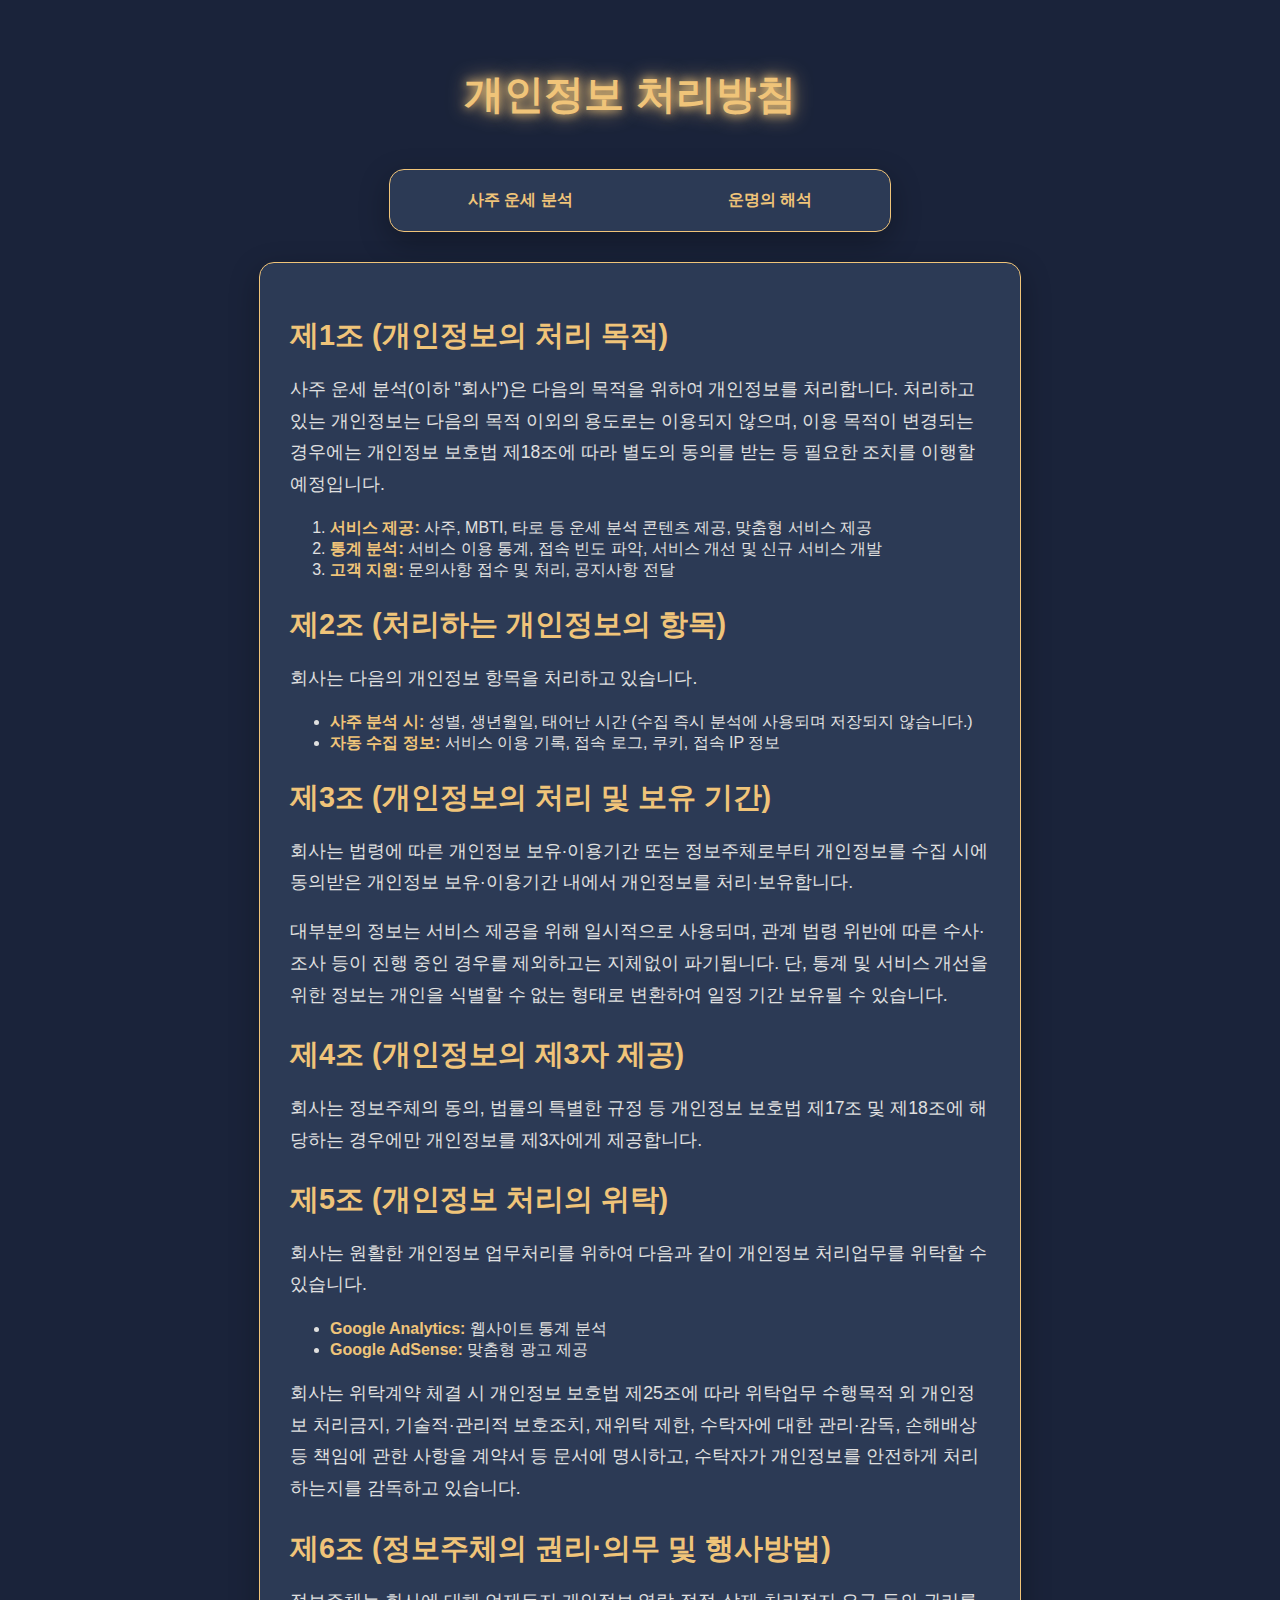
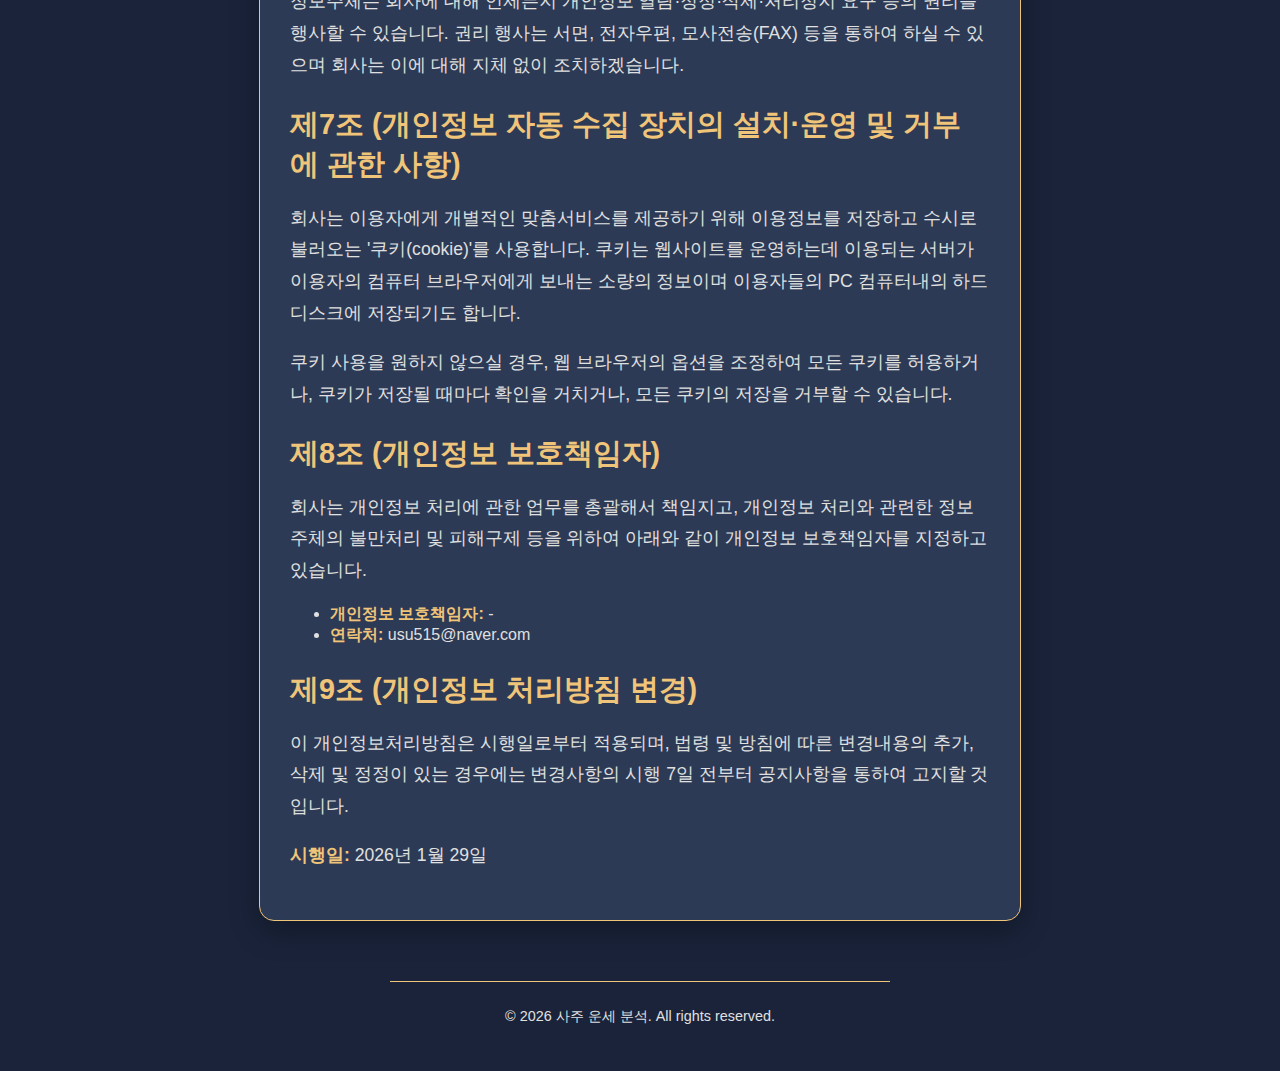
<file: privacy-policy.html>
<!DOCTYPE html>
<html lang="ko">
<head>
    <meta charset="UTF-8">
    <meta name="viewport" content="width=device-width, initial-scale=1.0">
    <title>개인정보 처리방침 - 사주 운세 분석</title>
    <link rel="stylesheet" href="style.css">
</head>
<body>
    <header>
        <h1>개인정보 처리방침</h1>
    </header>

    <nav>
        <ul>
            <li><a href="index.html">사주 운세 분석</a></li>
            <li><a href="blog.html">운명의 해석</a></li>
        </ul>
    </nav>

    <main class="blog-article">
        <h2>제1조 (개인정보의 처리 목적)</h2>
        <p>사주 운세 분석(이하 "회사")은 다음의 목적을 위하여 개인정보를 처리합니다. 처리하고 있는 개인정보는 다음의 목적 이외의 용도로는 이용되지 않으며, 이용 목적이 변경되는 경우에는 개인정보 보호법 제18조에 따라 별도의 동의를 받는 등 필요한 조치를 이행할 예정입니다.</p>
        <ol>
            <li><strong>서비스 제공:</strong> 사주, MBTI, 타로 등 운세 분석 콘텐츠 제공, 맞춤형 서비스 제공</li>
            <li><strong>통계 분석:</strong> 서비스 이용 통계, 접속 빈도 파악, 서비스 개선 및 신규 서비스 개발</li>
            <li><strong>고객 지원:</strong> 문의사항 접수 및 처리, 공지사항 전달</li>
        </ol>

        <h2>제2조 (처리하는 개인정보의 항목)</h2>
        <p>회사는 다음의 개인정보 항목을 처리하고 있습니다.</p>
        <ul>
            <li><strong>사주 분석 시:</strong> 성별, 생년월일, 태어난 시간 (수집 즉시 분석에 사용되며 저장되지 않습니다.)</li>
            <li><strong>자동 수집 정보:</strong> 서비스 이용 기록, 접속 로그, 쿠키, 접속 IP 정보</li>
        </ul>

        <h2>제3조 (개인정보의 처리 및 보유 기간)</h2>
        <p>회사는 법령에 따른 개인정보 보유·이용기간 또는 정보주체로부터 개인정보를 수집 시에 동의받은 개인정보 보유·이용기간 내에서 개인정보를 처리·보유합니다.</p>
        <p>대부분의 정보는 서비스 제공을 위해 일시적으로 사용되며, 관계 법령 위반에 따른 수사·조사 등이 진행 중인 경우를 제외하고는 지체없이 파기됩니다. 단, 통계 및 서비스 개선을 위한 정보는 개인을 식별할 수 없는 형태로 변환하여 일정 기간 보유될 수 있습니다.</p>

        <h2>제4조 (개인정보의 제3자 제공)</h2>
        <p>회사는 정보주체의 동의, 법률의 특별한 규정 등 개인정보 보호법 제17조 및 제18조에 해당하는 경우에만 개인정보를 제3자에게 제공합니다.</p>

        <h2>제5조 (개인정보 처리의 위탁)</h2>
        <p>회사는 원활한 개인정보 업무처리를 위하여 다음과 같이 개인정보 처리업무를 위탁할 수 있습니다.</p>
        <ul>
            <li><strong>Google Analytics:</strong> 웹사이트 통계 분석</li>
            <li><strong>Google AdSense:</strong> 맞춤형 광고 제공</li>
        </ul>
        <p>회사는 위탁계약 체결 시 개인정보 보호법 제25조에 따라 위탁업무 수행목적 외 개인정보 처리금지, 기술적·관리적 보호조치, 재위탁 제한, 수탁자에 대한 관리·감독, 손해배상 등 책임에 관한 사항을 계약서 등 문서에 명시하고, 수탁자가 개인정보를 안전하게 처리하는지를 감독하고 있습니다.</p>

        <h2>제6조 (정보주체의 권리·의무 및 행사방법)</h2>
        <p>정보주체는 회사에 대해 언제든지 개인정보 열람·정정·삭제·처리정지 요구 등의 권리를 행사할 수 있습니다. 권리 행사는 서면, 전자우편, 모사전송(FAX) 등을 통하여 하실 수 있으며 회사는 이에 대해 지체 없이 조치하겠습니다.</p>

        <h2>제7조 (개인정보 자동 수집 장치의 설치·운영 및 거부에 관한 사항)</h2>
        <p>회사는 이용자에게 개별적인 맞춤서비스를 제공하기 위해 이용정보를 저장하고 수시로 불러오는 '쿠키(cookie)'를 사용합니다. 쿠키는 웹사이트를 운영하는데 이용되는 서버가 이용자의 컴퓨터 브라우저에게 보내는 소량의 정보이며 이용자들의 PC 컴퓨터내의 하드디스크에 저장되기도 합니다.</p>
        <p>쿠키 사용을 원하지 않으실 경우, 웹 브라우저의 옵션을 조정하여 모든 쿠키를 허용하거나, 쿠키가 저장될 때마다 확인을 거치거나, 모든 쿠키의 저장을 거부할 수 있습니다.</p>

        <h2>제8조 (개인정보 보호책임자)</h2>
        <p>회사는 개인정보 처리에 관한 업무를 총괄해서 책임지고, 개인정보 처리와 관련한 정보주체의 불만처리 및 피해구제 등을 위하여 아래와 같이 개인정보 보호책임자를 지정하고 있습니다.</p>
        <ul>
            <li><strong>개인정보 보호책임자:</strong> -</li>
            <li><strong>연락처:</strong> usu515@naver.com</li>
        </ul>

        <h2>제9조 (개인정보 처리방침 변경)</h2>
        <p>이 개인정보처리방침은 시행일로부터 적용되며, 법령 및 방침에 따른 변경내용의 추가, 삭제 및 정정이 있는 경우에는 변경사항의 시행 7일 전부터 공지사항을 통하여 고지할 것입니다.</p>
        <p><strong>시행일:</strong> 2026년 1월 29일</p>
    </main>

    <footer>
        <p>&copy; 2026 사주 운세 분석. All rights reserved.</p>
    </footer>

</body>
</html>
</file>
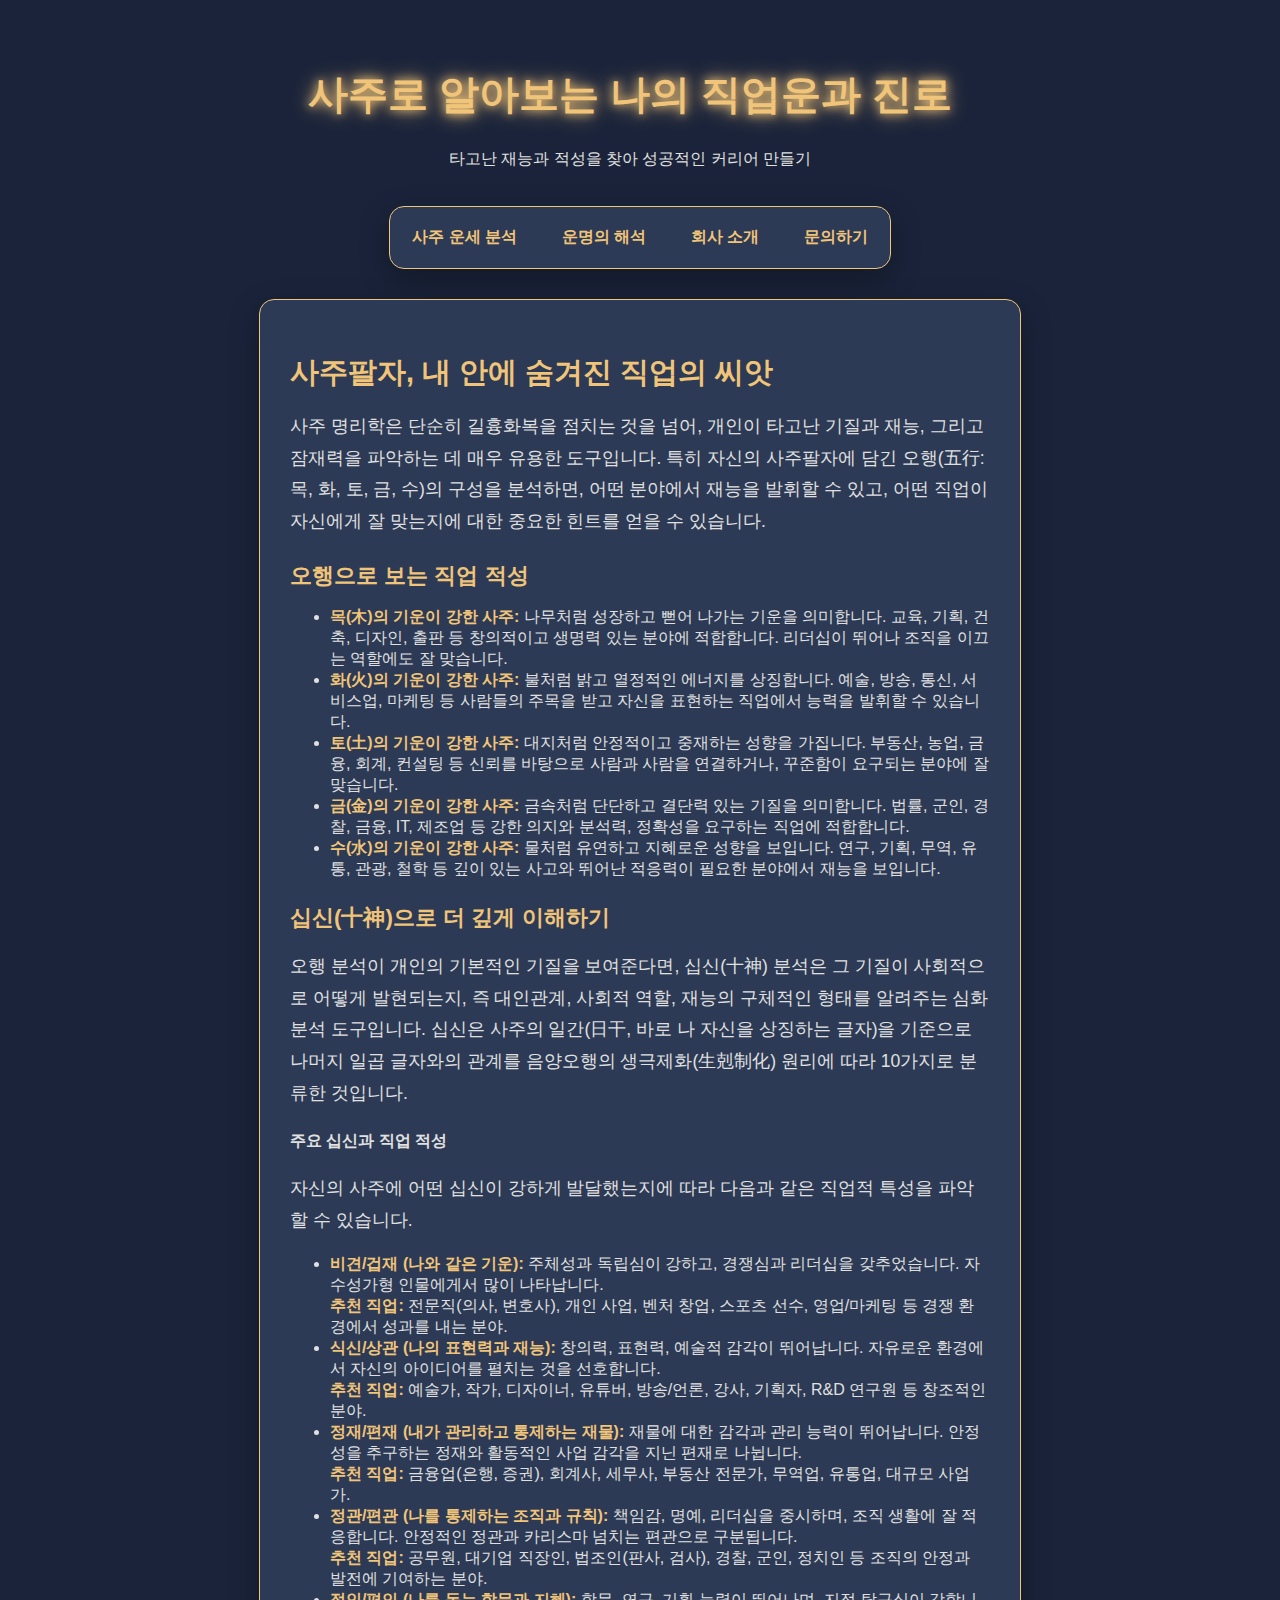
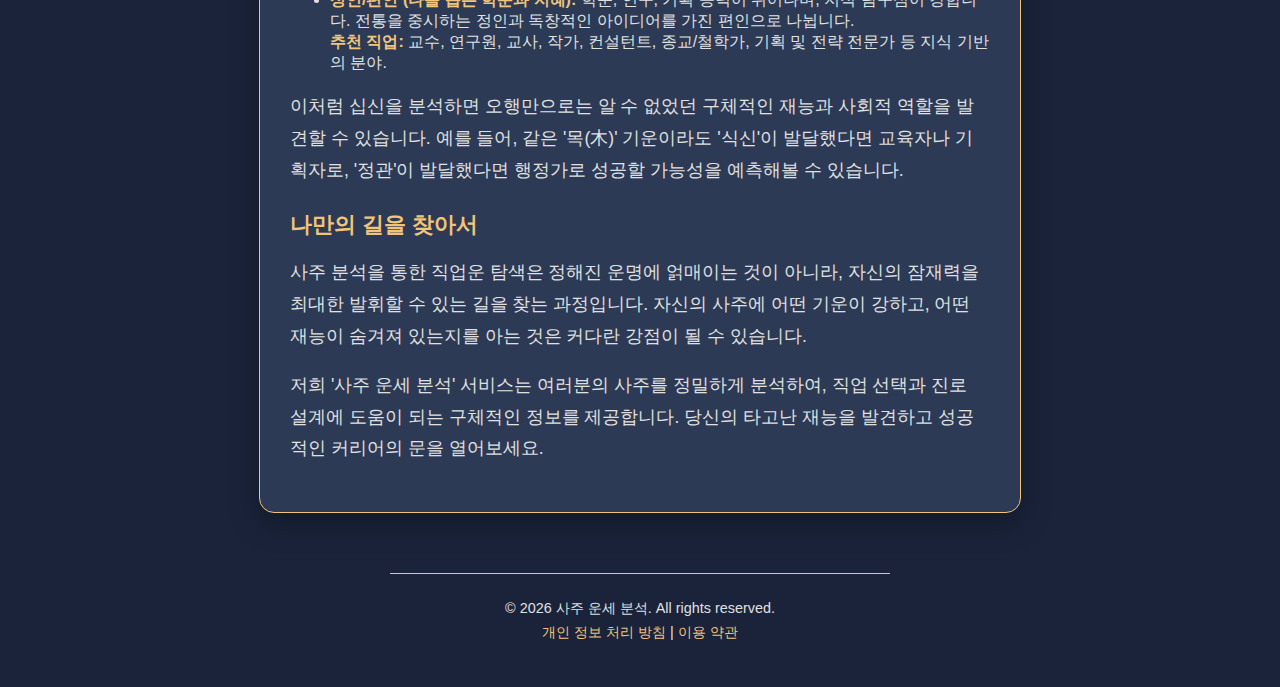
<file: saju-career.html>
<!DOCTYPE html>
<html lang="ko">
<head>
    <meta charset="UTF-8">
    <meta name="viewport" content="width=device-width, initial-scale=1.0">
    <title>사주로 알아보는 나의 직업운과 진로 - Fatelink 블로그</title>
    <meta name="description" content="타고난 사주팔자를 통해 자신의 적성과 재능을 발견하고, 성공적인 커리어를 위한 진로 방향을 탐색해 보세요.">
    <link rel="stylesheet" href="style.css">
    <script src="main.js" type="module" defer></script>
</head>
<body>
    <header>
        <h1>사주로 알아보는 나의 직업운과 진로</h1>
        <p>타고난 재능과 적성을 찾아 성공적인 커리어 만들기</p>
    </header>

    <nav>
        <ul>
            <li><a href="index.html">사주 운세 분석</a></li>
            <li><a href="blog.html">운명의 해석</a></li>
            <li><a href="about.html">회사 소개</a></li>
            <li><a href="contact.html">문의하기</a></li>
        </ul>
    </nav>

    <main class="blog-article">
        <h2>사주팔자, 내 안에 숨겨진 직업의 씨앗</h2>
        <p>사주 명리학은 단순히 길흉화복을 점치는 것을 넘어, 개인이 타고난 기질과 재능, 그리고 잠재력을 파악하는 데 매우 유용한 도구입니다. 특히 자신의 사주팔자에 담긴 오행(五行: 목, 화, 토, 금, 수)의 구성을 분석하면, 어떤 분야에서 재능을 발휘할 수 있고, 어떤 직업이 자신에게 잘 맞는지에 대한 중요한 힌트를 얻을 수 있습니다.</p>

        <h3>오행으로 보는 직업 적성</h3>
        <ul>
            <li><strong>목(木)의 기운이 강한 사주:</strong> 나무처럼 성장하고 뻗어 나가는 기운을 의미합니다. 교육, 기획, 건축, 디자인, 출판 등 창의적이고 생명력 있는 분야에 적합합니다. 리더십이 뛰어나 조직을 이끄는 역할에도 잘 맞습니다.</li>
            <li><strong>화(火)의 기운이 강한 사주:</strong> 불처럼 밝고 열정적인 에너지를 상징합니다. 예술, 방송, 통신, 서비스업, 마케팅 등 사람들의 주목을 받고 자신을 표현하는 직업에서 능력을 발휘할 수 있습니다.</li>
            <li><strong>토(土)의 기운이 강한 사주:</strong> 대지처럼 안정적이고 중재하는 성향을 가집니다. 부동산, 농업, 금융, 회계, 컨설팅 등 신뢰를 바탕으로 사람과 사람을 연결하거나, 꾸준함이 요구되는 분야에 잘 맞습니다.</li>
            <li><strong>금(金)의 기운이 강한 사주:</strong> 금속처럼 단단하고 결단력 있는 기질을 의미합니다. 법률, 군인, 경찰, 금융, IT, 제조업 등 강한 의지와 분석력, 정확성을 요구하는 직업에 적합합니다.</li>
            <li><strong>수(水)의 기운이 강한 사주:</strong> 물처럼 유연하고 지혜로운 성향을 보입니다. 연구, 기획, 무역, 유통, 관광, 철학 등 깊이 있는 사고와 뛰어난 적응력이 필요한 분야에서 재능을 보입니다.</li>
        </ul>

        <h3>십신(十神)으로 더 깊게 이해하기</h3>
        <p>오행 분석이 개인의 기본적인 기질을 보여준다면, 십신(十神) 분석은 그 기질이 사회적으로 어떻게 발현되는지, 즉 대인관계, 사회적 역할, 재능의 구체적인 형태를 알려주는 심화 분석 도구입니다. 십신은 사주의 일간(日干, 바로 나 자신을 상징하는 글자)을 기준으로 나머지 일곱 글자와의 관계를 음양오행의 생극제화(生剋制化) 원리에 따라 10가지로 분류한 것입니다.</p>
        
        <h4>주요 십신과 직업 적성</h4>
        <p>자신의 사주에 어떤 십신이 강하게 발달했는지에 따라 다음과 같은 직업적 특성을 파악할 수 있습니다.</p>
        <ul>
            <li>
                <strong>비견/겁재 (나와 같은 기운):</strong> 주체성과 독립심이 강하고, 경쟁심과 리더십을 갖추었습니다. 자수성가형 인물에게서 많이 나타납니다.<br>
                <strong>추천 직업:</strong> 전문직(의사, 변호사), 개인 사업, 벤처 창업, 스포츠 선수, 영업/마케팅 등 경쟁 환경에서 성과를 내는 분야.
            </li>
            <li>
                <strong>식신/상관 (나의 표현력과 재능):</strong> 창의력, 표현력, 예술적 감각이 뛰어납니다. 자유로운 환경에서 자신의 아이디어를 펼치는 것을 선호합니다.<br>
                <strong>추천 직업:</strong> 예술가, 작가, 디자이너, 유튜버, 방송/언론, 강사, 기획자, R&D 연구원 등 창조적인 분야.
            </li>
            <li>
                <strong>정재/편재 (내가 관리하고 통제하는 재물):</strong> 재물에 대한 감각과 관리 능력이 뛰어납니다. 안정성을 추구하는 정재와 활동적인 사업 감각을 지닌 편재로 나뉩니다.<br>
                <strong>추천 직업:</strong> 금융업(은행, 증권), 회계사, 세무사, 부동산 전문가, 무역업, 유통업, 대규모 사업가.
            </li>
            <li>
                <strong>정관/편관 (나를 통제하는 조직과 규칙):</strong> 책임감, 명예, 리더십을 중시하며, 조직 생활에 잘 적응합니다. 안정적인 정관과 카리스마 넘치는 편관으로 구분됩니다.<br>
                <strong>추천 직업:</strong> 공무원, 대기업 직장인, 법조인(판사, 검사), 경찰, 군인, 정치인 등 조직의 안정과 발전에 기여하는 분야.
            </li>
            <li>
                <strong>정인/편인 (나를 돕는 학문과 지혜):</strong> 학문, 연구, 기획 능력이 뛰어나며, 지적 탐구심이 강합니다. 전통을 중시하는 정인과 독창적인 아이디어를 가진 편인으로 나뉩니다.<br>
                <strong>추천 직업:</strong> 교수, 연구원, 교사, 작가, 컨설턴트, 종교/철학가, 기획 및 전략 전문가 등 지식 기반의 분야.
            </li>
        </ul>
        <p>이처럼 십신을 분석하면 오행만으로는 알 수 없었던 구체적인 재능과 사회적 역할을 발견할 수 있습니다. 예를 들어, 같은 '목(木)' 기운이라도 '식신'이 발달했다면 교육자나 기획자로, '정관'이 발달했다면 행정가로 성공할 가능성을 예측해볼 수 있습니다.</p>
        
        <h3>나만의 길을 찾아서</h3>
        <p>사주 분석을 통한 직업운 탐색은 정해진 운명에 얽매이는 것이 아니라, 자신의 잠재력을 최대한 발휘할 수 있는 길을 찾는 과정입니다. 자신의 사주에 어떤 기운이 강하고, 어떤 재능이 숨겨져 있는지를 아는 것은 커다란 강점이 될 수 있습니다.</p>
        <p>저희 '사주 운세 분석' 서비스는 여러분의 사주를 정밀하게 분석하여, 직업 선택과 진로 설계에 도움이 되는 구체적인 정보를 제공합니다. 당신의 타고난 재능을 발견하고 성공적인 커리어의 문을 열어보세요.</p>
    </main>

    <footer>
        <p>&copy; 2026 사주 운세 분석. All rights reserved.</p>
        <p>
            <a href="privacy-policy.html">개인 정보 처리 방침</a> |
            <a href="terms-of-service.html">이용 약관</a>
        </p>
    </footer>

</body>
</html>
</file>
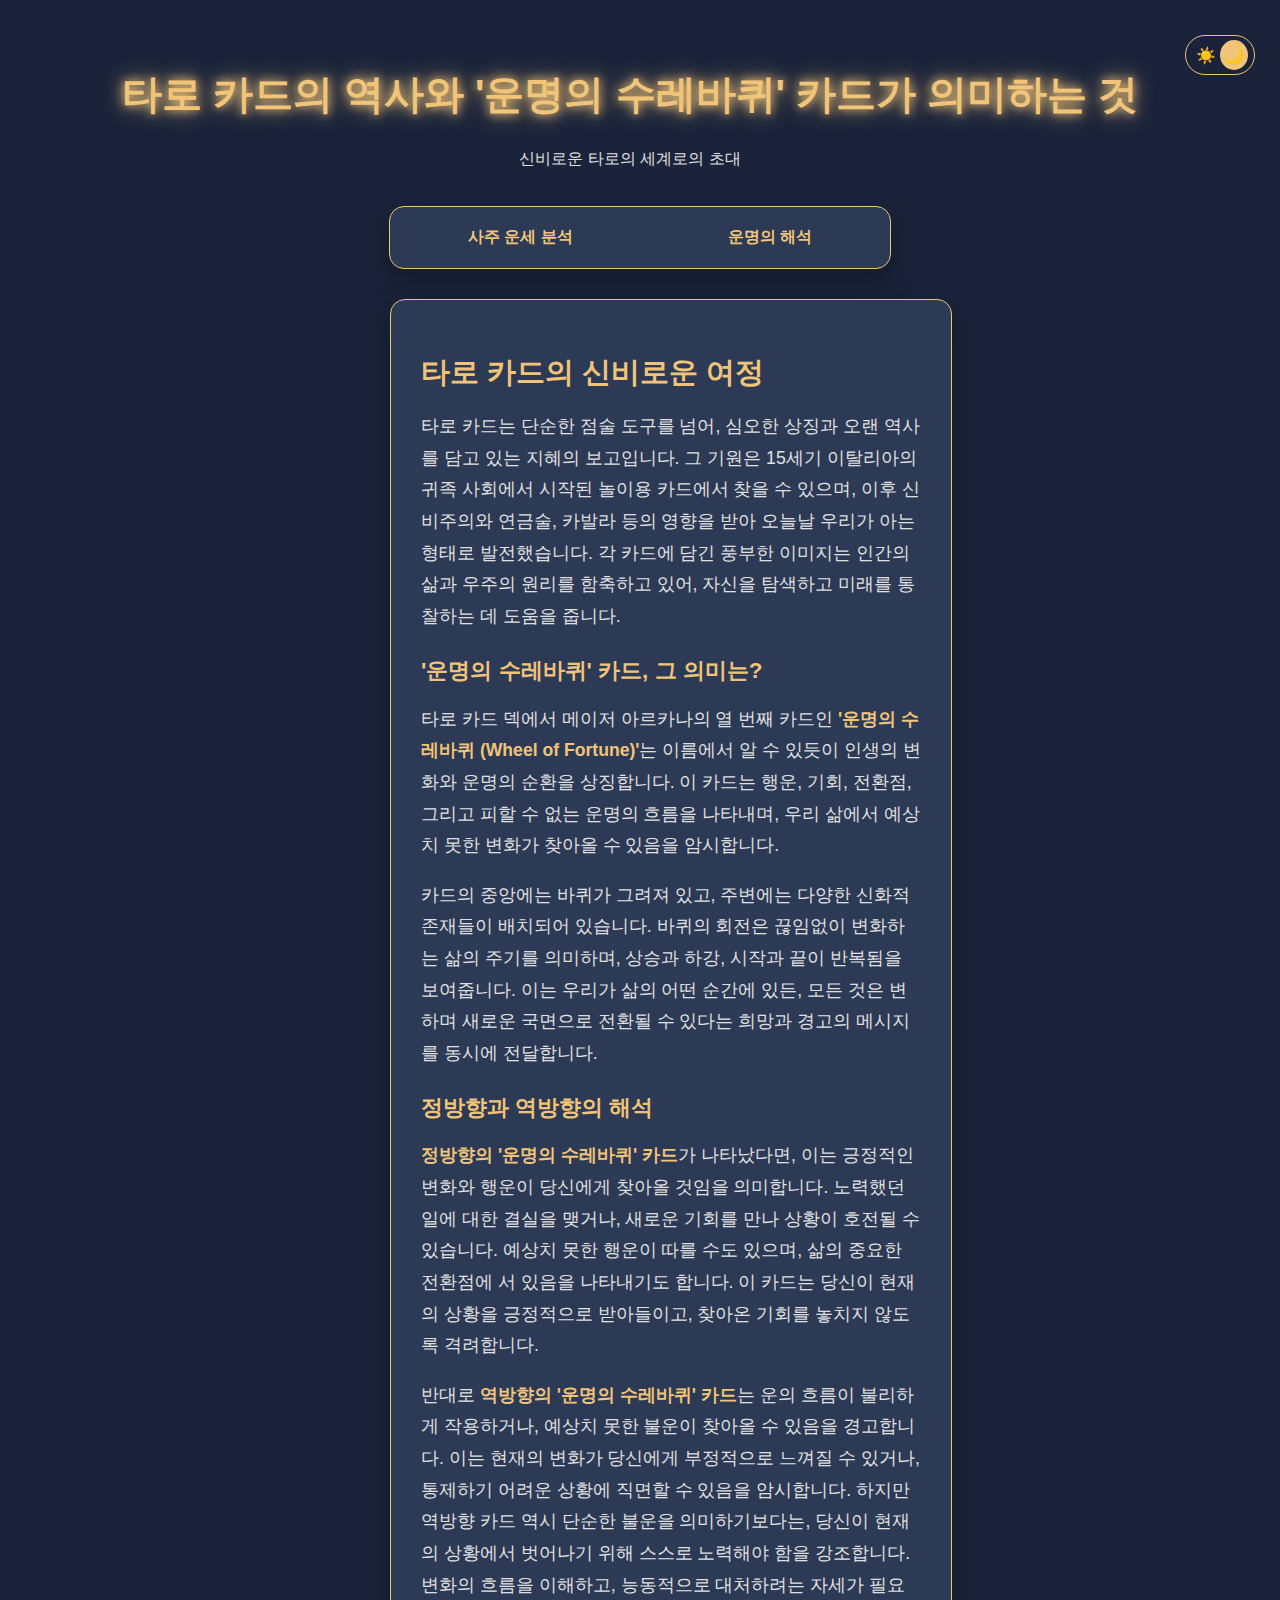
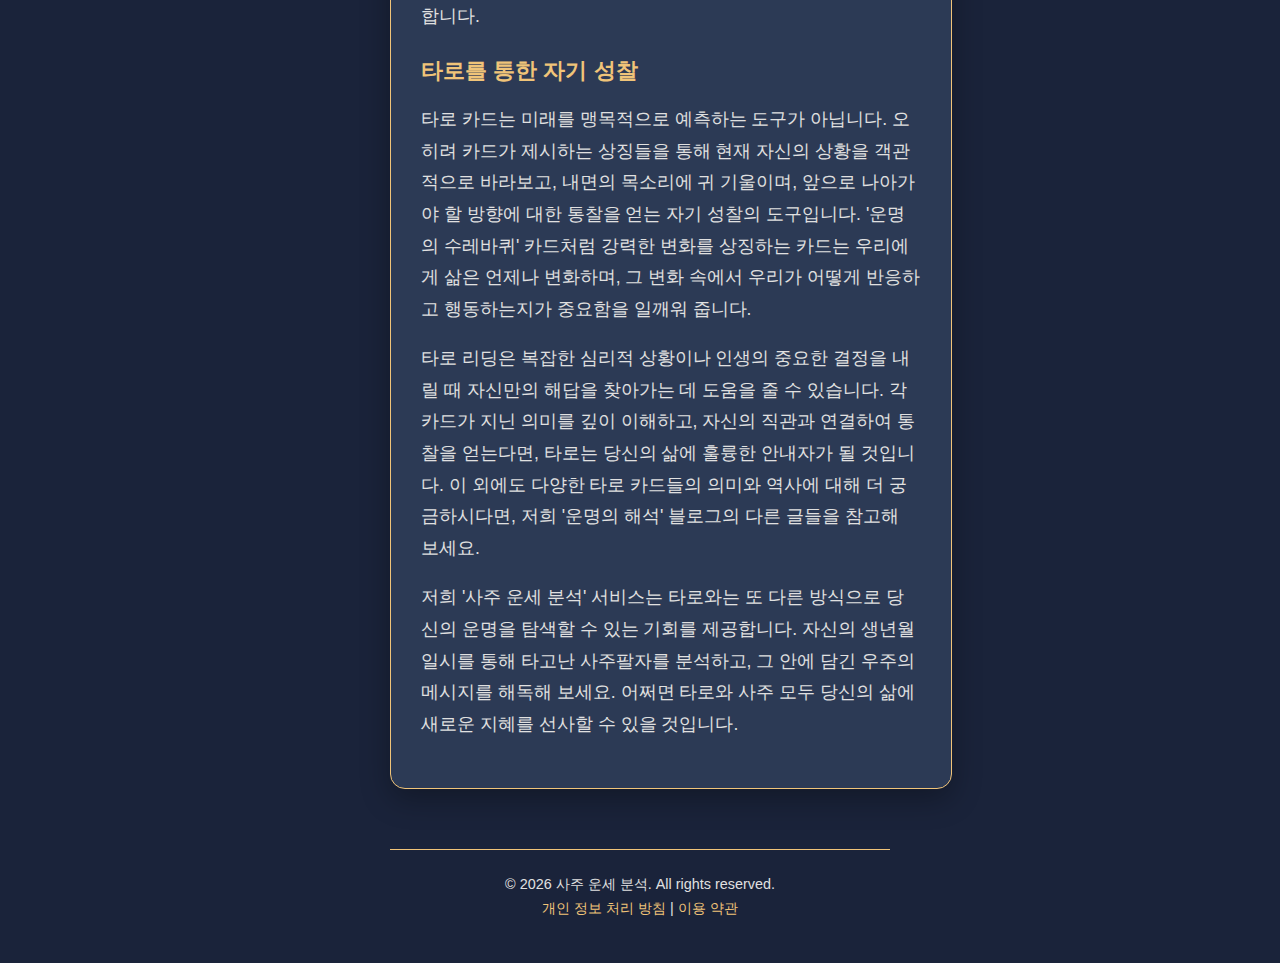
<file: tarot-history.html>
<!DOCTYPE html>
<html lang="ko">
<head>
    <meta charset="UTF-8">
    <meta name="viewport" content="width=device-width, initial-scale=1.0">
    <title>타로 카드의 역사와 '운명의 수레바퀴' 카드가 의미하는 것 - Fatelink 블로그</title>
    <meta name="description" content="신비로운 타로 카드의 유구한 역사와 함께, 특히 '운명의 수레바퀴' 카드가 가진 심오한 의미에 대해 상세히 알아봅니다. 타로를 통해 삶의 지혜를 얻으세요.">
    <link rel="stylesheet" href="style.css">
    <script src="main.js" type="module" defer></script>
    <script async src="https://pagead2.googlesyndication.com/pagead/js/adsbygoogle.js?client=ca-pub-3633718154297262"
     crossorigin="anonymous"></script>
</head>
<body>
    <header>
        <h1>타로 카드의 역사와 '운명의 수레바퀴' 카드가 의미하는 것</h1>
        <p>신비로운 타로의 세계로의 초대</p>
        <button id="theme-toggle"><span id="sun-icon">☀️</span> <span id="moon-icon">🌙</span></button>
    </header>

    <nav>
        <ul>
            <li><a href="index.html">사주 운세 분석</a></li>
            <li><a href="blog.html">운명의 해석</a></li>
        </ul>
    </nav>

    <main>
        <article class="blog-article">
            <h2>타로 카드의 신비로운 여정</h2>
            <p>타로 카드는 단순한 점술 도구를 넘어, 심오한 상징과 오랜 역사를 담고 있는 지혜의 보고입니다. 그 기원은 15세기 이탈리아의 귀족 사회에서 시작된 놀이용 카드에서 찾을 수 있으며, 이후 신비주의와 연금술, 카발라 등의 영향을 받아 오늘날 우리가 아는 형태로 발전했습니다. 각 카드에 담긴 풍부한 이미지는 인간의 삶과 우주의 원리를 함축하고 있어, 자신을 탐색하고 미래를 통찰하는 데 도움을 줍니다.</p>

            <h3>'운명의 수레바퀴' 카드, 그 의미는?</h3>
            <p>타로 카드 덱에서 메이저 아르카나의 열 번째 카드인 <strong>'운명의 수레바퀴 (Wheel of Fortune)'</strong>는 이름에서 알 수 있듯이 인생의 변화와 운명의 순환을 상징합니다. 이 카드는 행운, 기회, 전환점, 그리고 피할 수 없는 운명의 흐름을 나타내며, 우리 삶에서 예상치 못한 변화가 찾아올 수 있음을 암시합니다.</p>
            <p>카드의 중앙에는 바퀴가 그려져 있고, 주변에는 다양한 신화적 존재들이 배치되어 있습니다. 바퀴의 회전은 끊임없이 변화하는 삶의 주기를 의미하며, 상승과 하강, 시작과 끝이 반복됨을 보여줍니다. 이는 우리가 삶의 어떤 순간에 있든, 모든 것은 변하며 새로운 국면으로 전환될 수 있다는 희망과 경고의 메시지를 동시에 전달합니다.</p>

            <h3>정방향과 역방향의 해석</h3>
            <p><strong>정방향의 '운명의 수레바퀴' 카드</strong>가 나타났다면, 이는 긍정적인 변화와 행운이 당신에게 찾아올 것임을 의미합니다. 노력했던 일에 대한 결실을 맺거나, 새로운 기회를 만나 상황이 호전될 수 있습니다. 예상치 못한 행운이 따를 수도 있으며, 삶의 중요한 전환점에 서 있음을 나타내기도 합니다. 이 카드는 당신이 현재의 상황을 긍정적으로 받아들이고, 찾아온 기회를 놓치지 않도록 격려합니다.</p>
            <p>반대로 <strong>역방향의 '운명의 수레바퀴' 카드</strong>는 운의 흐름이 불리하게 작용하거나, 예상치 못한 불운이 찾아올 수 있음을 경고합니다. 이는 현재의 변화가 당신에게 부정적으로 느껴질 수 있거나, 통제하기 어려운 상황에 직면할 수 있음을 암시합니다. 하지만 역방향 카드 역시 단순한 불운을 의미하기보다는, 당신이 현재의 상황에서 벗어나기 위해 스스로 노력해야 함을 강조합니다. 변화의 흐름을 이해하고, 능동적으로 대처하려는 자세가 필요합니다.</p>

            <h3>타로를 통한 자기 성찰</h3>
            <p>타로 카드는 미래를 맹목적으로 예측하는 도구가 아닙니다. 오히려 카드가 제시하는 상징들을 통해 현재 자신의 상황을 객관적으로 바라보고, 내면의 목소리에 귀 기울이며, 앞으로 나아가야 할 방향에 대한 통찰을 얻는 자기 성찰의 도구입니다. '운명의 수레바퀴' 카드처럼 강력한 변화를 상징하는 카드는 우리에게 삶은 언제나 변화하며, 그 변화 속에서 우리가 어떻게 반응하고 행동하는지가 중요함을 일깨워 줍니다.</p>
            <p>타로 리딩은 복잡한 심리적 상황이나 인생의 중요한 결정을 내릴 때 자신만의 해답을 찾아가는 데 도움을 줄 수 있습니다. 각 카드가 지닌 의미를 깊이 이해하고, 자신의 직관과 연결하여 통찰을 얻는다면, 타로는 당신의 삶에 훌륭한 안내자가 될 것입니다. 이 외에도 다양한 타로 카드들의 의미와 역사에 대해 더 궁금하시다면, 저희 '운명의 해석' 블로그의 다른 글들을 참고해 보세요.</p>
            <p>저희 '사주 운세 분석' 서비스는 타로와는 또 다른 방식으로 당신의 운명을 탐색할 수 있는 기회를 제공합니다. 자신의 생년월일시를 통해 타고난 사주팔자를 분석하고, 그 안에 담긴 우주의 메시지를 해독해 보세요. 어쩌면 타로와 사주 모두 당신의 삶에 새로운 지혜를 선사할 수 있을 것입니다.</p>
        </article>
    </main>

    <footer>
        <p>&copy; 2026 사주 운세 분석. All rights reserved.</p>
        <p>
            <a href="/privacy-policy.html">개인 정보 처리 방침</a> |
            <a href="/terms-of-service.html">이용 약관</a>
        </p>
        <!-- IMPORTANT: Please create actual content for privacy-policy.html and terms-of-service.html pages. This is crucial for Google AdSense approval. -->
    </footer>

</body>
</html>
</file>
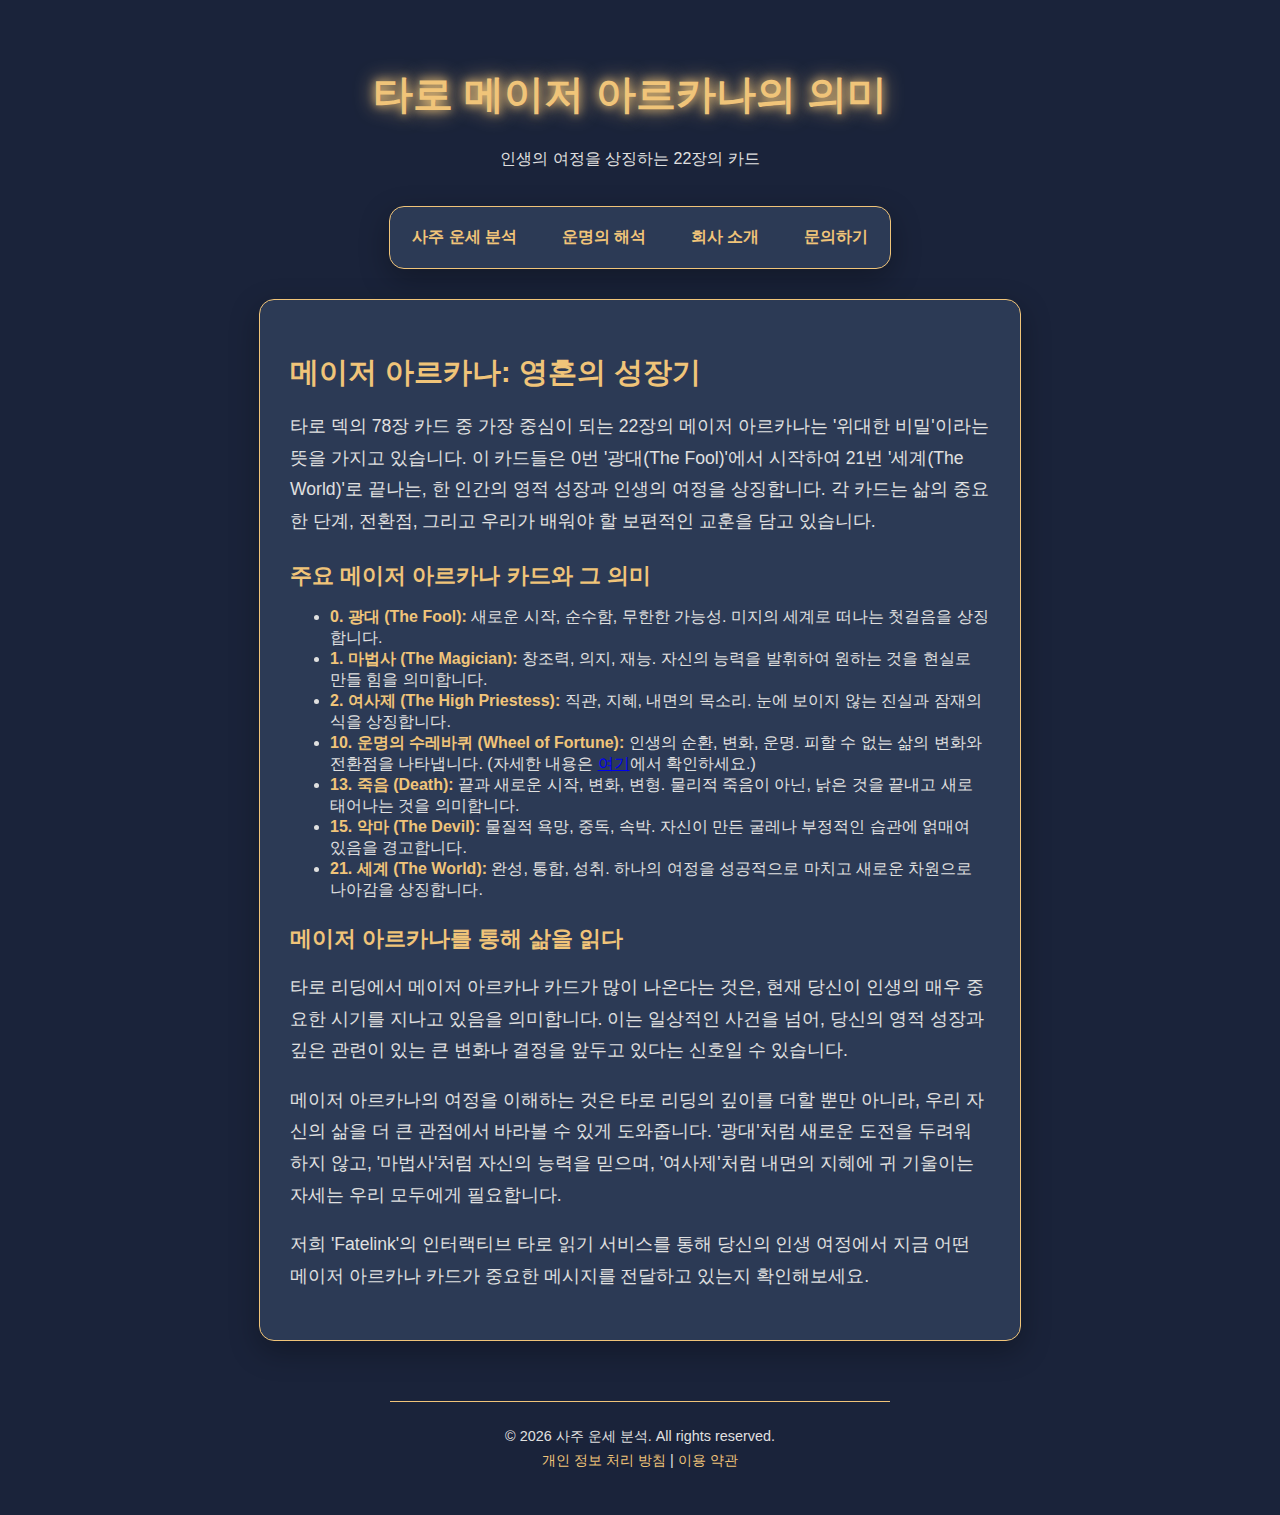
<file: tarot-major-arcana.html>
<!DOCTYPE html>
<html lang="ko">
<head>
    <meta charset="UTF-8">
    <meta name="viewport" content="width=device-width, initial-scale=1.0">
    <title>타로 메이저 아르카나의 의미 - Fatelink 블로그</title>
    <meta name="description" content="타로 카드의 핵심인 메이저 아르카나 22장의 의미를 통해 인생의 여정과 중요한 교훈을 탐색합니다.">
    <link rel="stylesheet" href="style.css">
    <script src="main.js" type="module" defer></script>
</head>
<body>
    <header>
        <h1>타로 메이저 아르카나의 의미</h1>
        <p>인생의 여정을 상징하는 22장의 카드</p>
    </header>

    <nav>
        <ul>
            <li><a href="index.html">사주 운세 분석</a></li>
            <li><a href="blog.html">운명의 해석</a></li>
            <li><a href="about.html">회사 소개</a></li>
            <li><a href="contact.html">문의하기</a></li>
        </ul>
    </nav>

    <main class="blog-article">
        <h2>메이저 아르카나: 영혼의 성장기</h2>
        <p>타로 덱의 78장 카드 중 가장 중심이 되는 22장의 메이저 아르카나는 '위대한 비밀'이라는 뜻을 가지고 있습니다. 이 카드들은 0번 '광대(The Fool)'에서 시작하여 21번 '세계(The World)'로 끝나는, 한 인간의 영적 성장과 인생의 여정을 상징합니다. 각 카드는 삶의 중요한 단계, 전환점, 그리고 우리가 배워야 할 보편적인 교훈을 담고 있습니다.</p>

        <h3>주요 메이저 아르카나 카드와 그 의미</h3>
        <ul>
            <li><strong>0. 광대 (The Fool):</strong> 새로운 시작, 순수함, 무한한 가능성. 미지의 세계로 떠나는 첫걸음을 상징합니다.</li>
            <li><strong>1. 마법사 (The Magician):</strong> 창조력, 의지, 재능. 자신의 능력을 발휘하여 원하는 것을 현실로 만들 힘을 의미합니다.</li>
            <li><strong>2. 여사제 (The High Priestess):</strong> 직관, 지혜, 내면의 목소리. 눈에 보이지 않는 진실과 잠재의식을 상징합니다.</li>
            <li><strong>10. 운명의 수레바퀴 (Wheel of Fortune):</strong> 인생의 순환, 변화, 운명. 피할 수 없는 삶의 변화와 전환점을 나타냅니다. (자세한 내용은 <a href="tarot-history.html">여기</a>에서 확인하세요.)</li>
            <li><strong>13. 죽음 (Death):</strong> 끝과 새로운 시작, 변화, 변형. 물리적 죽음이 아닌, 낡은 것을 끝내고 새로 태어나는 것을 의미합니다.</li>
            <li><strong>15. 악마 (The Devil):</strong> 물질적 욕망, 중독, 속박. 자신이 만든 굴레나 부정적인 습관에 얽매여 있음을 경고합니다.</li>
            <li><strong>21. 세계 (The World):</strong> 완성, 통합, 성취. 하나의 여정을 성공적으로 마치고 새로운 차원으로 나아감을 상징합니다.</li>
        </ul>

        <h3>메이저 아르카나를 통해 삶을 읽다</h3>
        <p>타로 리딩에서 메이저 아르카나 카드가 많이 나온다는 것은, 현재 당신이 인생의 매우 중요한 시기를 지나고 있음을 의미합니다. 이는 일상적인 사건을 넘어, 당신의 영적 성장과 깊은 관련이 있는 큰 변화나 결정을 앞두고 있다는 신호일 수 있습니다.</p>
        <p>메이저 아르카나의 여정을 이해하는 것은 타로 리딩의 깊이를 더할 뿐만 아니라, 우리 자신의 삶을 더 큰 관점에서 바라볼 수 있게 도와줍니다. '광대'처럼 새로운 도전을 두려워하지 않고, '마법사'처럼 자신의 능력을 믿으며, '여사제'처럼 내면의 지혜에 귀 기울이는 자세는 우리 모두에게 필요합니다.</p>
        <p>저희 'Fatelink'의 인터랙티브 타로 읽기 서비스를 통해 당신의 인생 여정에서 지금 어떤 메이저 아르카나 카드가 중요한 메시지를 전달하고 있는지 확인해보세요.</p>
    </main>

    <footer>
        <p>&copy; 2026 사주 운세 분석. All rights reserved.</p>
        <p>
            <a href="privacy-policy.html">개인 정보 처리 방침</a> |
            <a href="terms-of-service.html">이용 약관</a>
        </p>
    </footer>

</body>
</html>
</file>
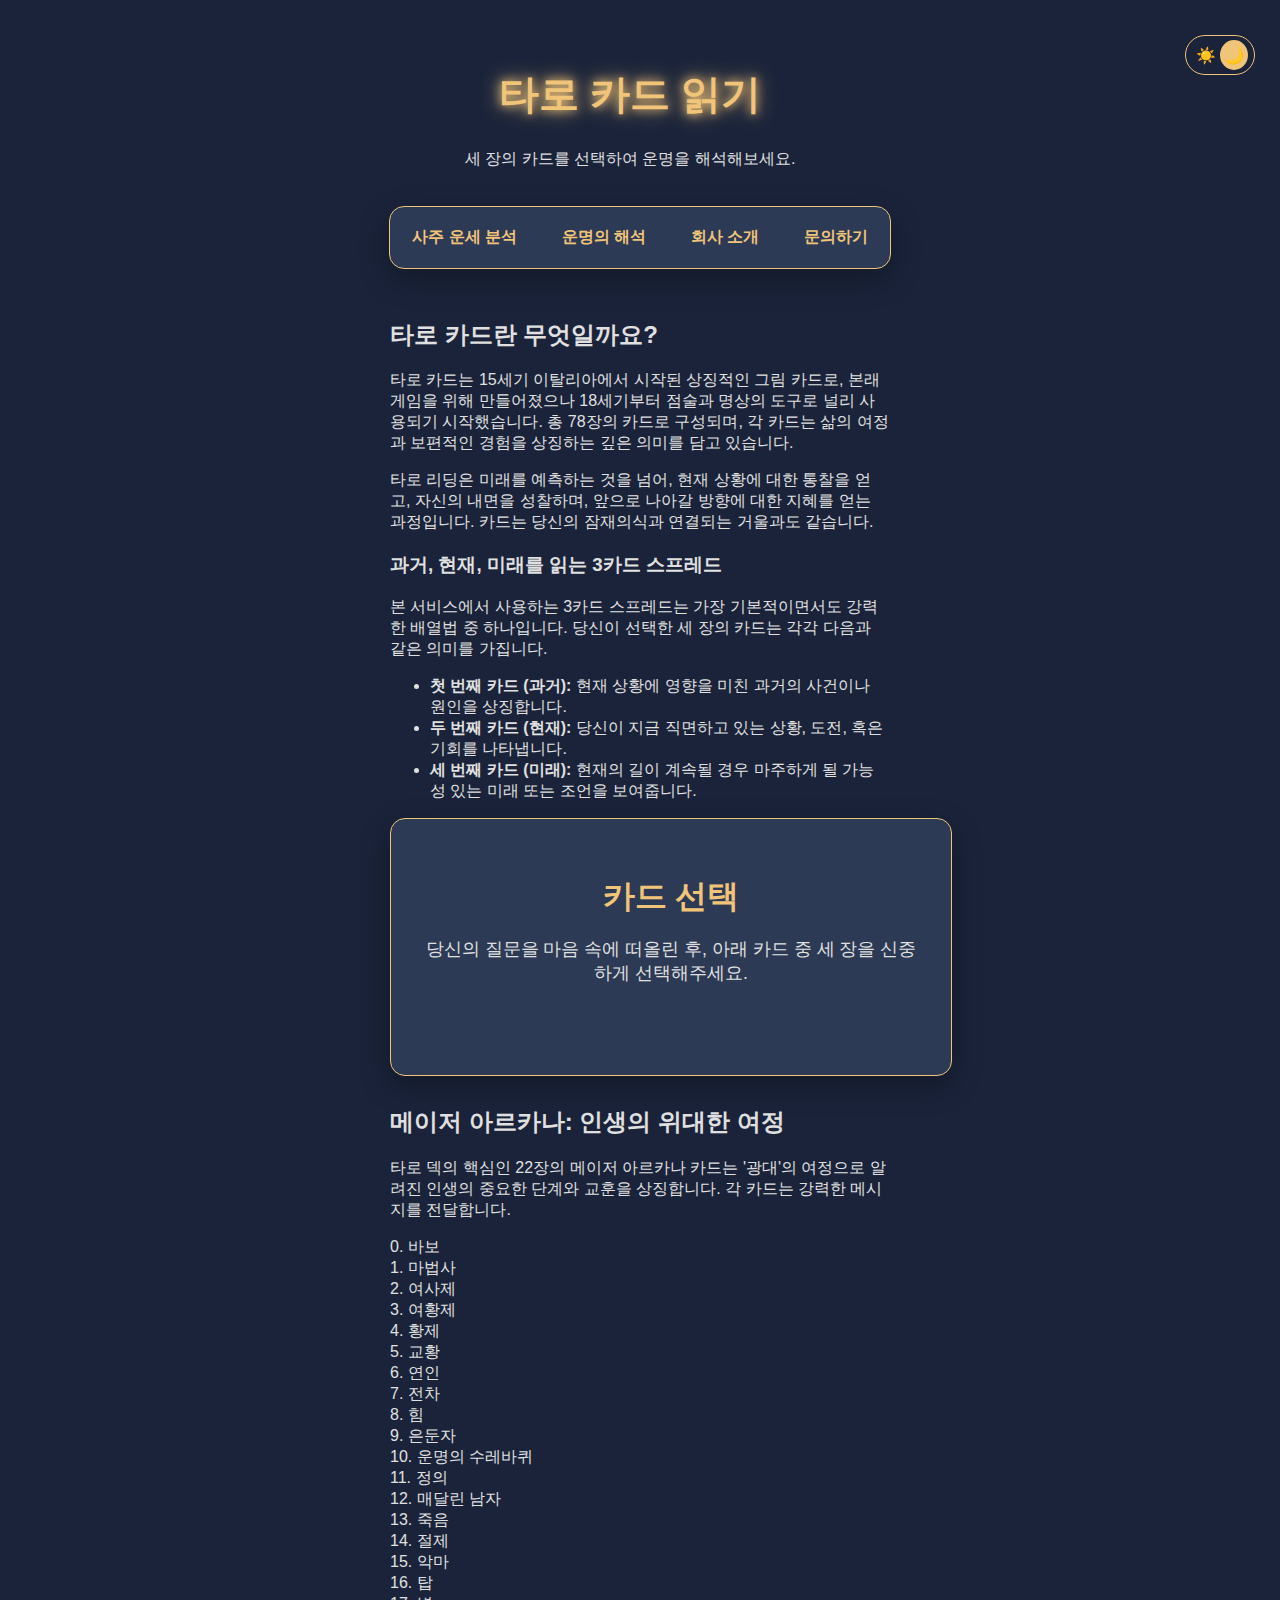
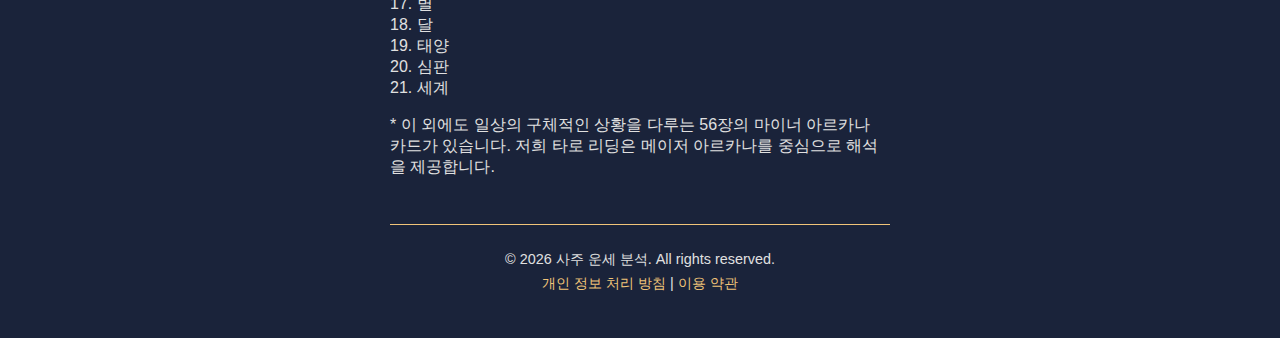
<file: tarot-reading.html>
<!DOCTYPE html>
<html lang="ko">
<head>
    <meta charset="UTF-8">
    <meta name="viewport" content="width=device-width, initial-scale=1.0">
    <title>타로 카드 읽기 - Fatelink</title>
    <meta name="description" content="직접 타로 카드를 선택하여 오늘의 운세와 삶의 지혜를 얻으세요. 당신의 선택이 운명을 밝혀줍니다.">
    <link rel="stylesheet" href="style.css">
    <script src="main.js" type="module" defer></script>
    <script async src="https://pagead2.googlesyndication.com/pagead/js/adsbygoogle.js?client=ca-pub-3633718154297262"
     crossorigin="anonymous"></script>
</head>
<body>
    <header>
        <h1>타로 카드 읽기</h1>
        <p>세 장의 카드를 선택하여 운명을 해석해보세요.</p>
        <button id="theme-toggle"><span id="sun-icon">☀️</span> <span id="moon-icon">🌙</span></button>
    </header>

    <nav>
        <ul>
            <li><a href="index.html">사주 운세 분석</a></li>
            <li><a href="blog.html">운명의 해석</a></li>
            <li><a href="about.html">회사 소개</a></li>
            <li><a href="contact.html">문의하기</a></li>
        </ul>
    </nav>

    <main>
        <section id="tarot-intro">
            <h2>타로 카드란 무엇일까요?</h2>
            <p>타로 카드는 15세기 이탈리아에서 시작된 상징적인 그림 카드로, 본래 게임을 위해 만들어졌으나 18세기부터 점술과 명상의 도구로 널리 사용되기 시작했습니다. 총 78장의 카드로 구성되며, 각 카드는 삶의 여정과 보편적인 경험을 상징하는 깊은 의미를 담고 있습니다.</p>
            <p>타로 리딩은 미래를 예측하는 것을 넘어, 현재 상황에 대한 통찰을 얻고, 자신의 내면을 성찰하며, 앞으로 나아갈 방향에 대한 지혜를 얻는 과정입니다. 카드는 당신의 잠재의식과 연결되는 거울과도 같습니다.</p>
            <h3>과거, 현재, 미래를 읽는 3카드 스프레드</h3>
            <p>본 서비스에서 사용하는 3카드 스프레드는 가장 기본적이면서도 강력한 배열법 중 하나입니다. 당신이 선택한 세 장의 카드는 각각 다음과 같은 의미를 가집니다.</p>
            <ul>
                <li><strong>첫 번째 카드 (과거):</strong> 현재 상황에 영향을 미친 과거의 사건이나 원인을 상징합니다.</li>
                <li><strong>두 번째 카드 (현재):</strong> 당신이 지금 직면하고 있는 상황, 도전, 혹은 기회를 나타냅니다.</li>
                <li><strong>세 번째 카드 (미래):</strong> 현재의 길이 계속될 경우 마주하게 될 가능성 있는 미래 또는 조언을 보여줍니다.</li>
            </ul>
        </section>

        <section id="tarot-reading-section">
            <h2>카드 선택</h2>
            <p>당신의 질문을 마음 속에 떠올린 후, 아래 카드 중 세 장을 신중하게 선택해주세요.</p>
            <div id="tarot-cards-container">
                <!-- Tarot cards will be generated here by JavaScript -->
            </div>
            <button id="tarot-read-button" style="display:none;">운세 보기</button>
            <div id="tarot-result" style="display:none;">
                <h3>당신의 운세</h3>
                <p id="tarot-result-text"></p>
            </div>
            <button id="tarot-reset-button" style="display:none;">다시 하기</button>
        </section>

        <section id="major-arcana-info">
            <h2>메이저 아르카나: 인생의 위대한 여정</h2>
            <p>타로 덱의 핵심인 22장의 메이저 아르카나 카드는 '광대'의 여정으로 알려진 인생의 중요한 단계와 교훈을 상징합니다. 각 카드는 강력한 메시지를 전달합니다.</p>
            <div class="type-grid">
                <div class="type-card">0. 바보</div>
                <div class="type-card">1. 마법사</div>
                <div class="type-card">2. 여사제</div>
                <div class="type-card">3. 여황제</div>
                <div class="type-card">4. 황제</div>
                <div class="type-card">5. 교황</div>
                <div class="type-card">6. 연인</div>
                <div class="type-card">7. 전차</div>
                <div class="type-card">8. 힘</div>
                <div class="type-card">9. 은둔자</div>
                <div class="type-card">10. 운명의 수레바퀴</div>
                <div class="type-card">11. 정의</div>
                <div class="type-card">12. 매달린 남자</div>
                <div class="type-card">13. 죽음</div>
                <div class="type-card">14. 절제</div>
                <div class="type-card">15. 악마</div>
                <div class="type-card">16. 탑</div>
                <div class="type-card">17. 별</div>
                <div class="type-card">18. 달</div>
                <div class="type-card">19. 태양</div>
                <div class="type-card">20. 심판</div>
                <div class="type-card">21. 세계</div>
            </div>
            <p style="margin-top: 1rem;">* 이 외에도 일상의 구체적인 상황을 다루는 56장의 마이너 아르카나 카드가 있습니다. 저희 타로 리딩은 메이저 아르카나를 중심으로 해석을 제공합니다.</p>
        </section>
    </main>

    <footer>
        <p>&copy; 2026 사주 운세 분석. All rights reserved.</p>
        <p>
            <a href="privacy-policy.html">개인 정보 처리 방침</a> |
            <a href="terms-of-service.html">이용 약관</a>
        </p>
    </footer>

</body>
</html>
</file>
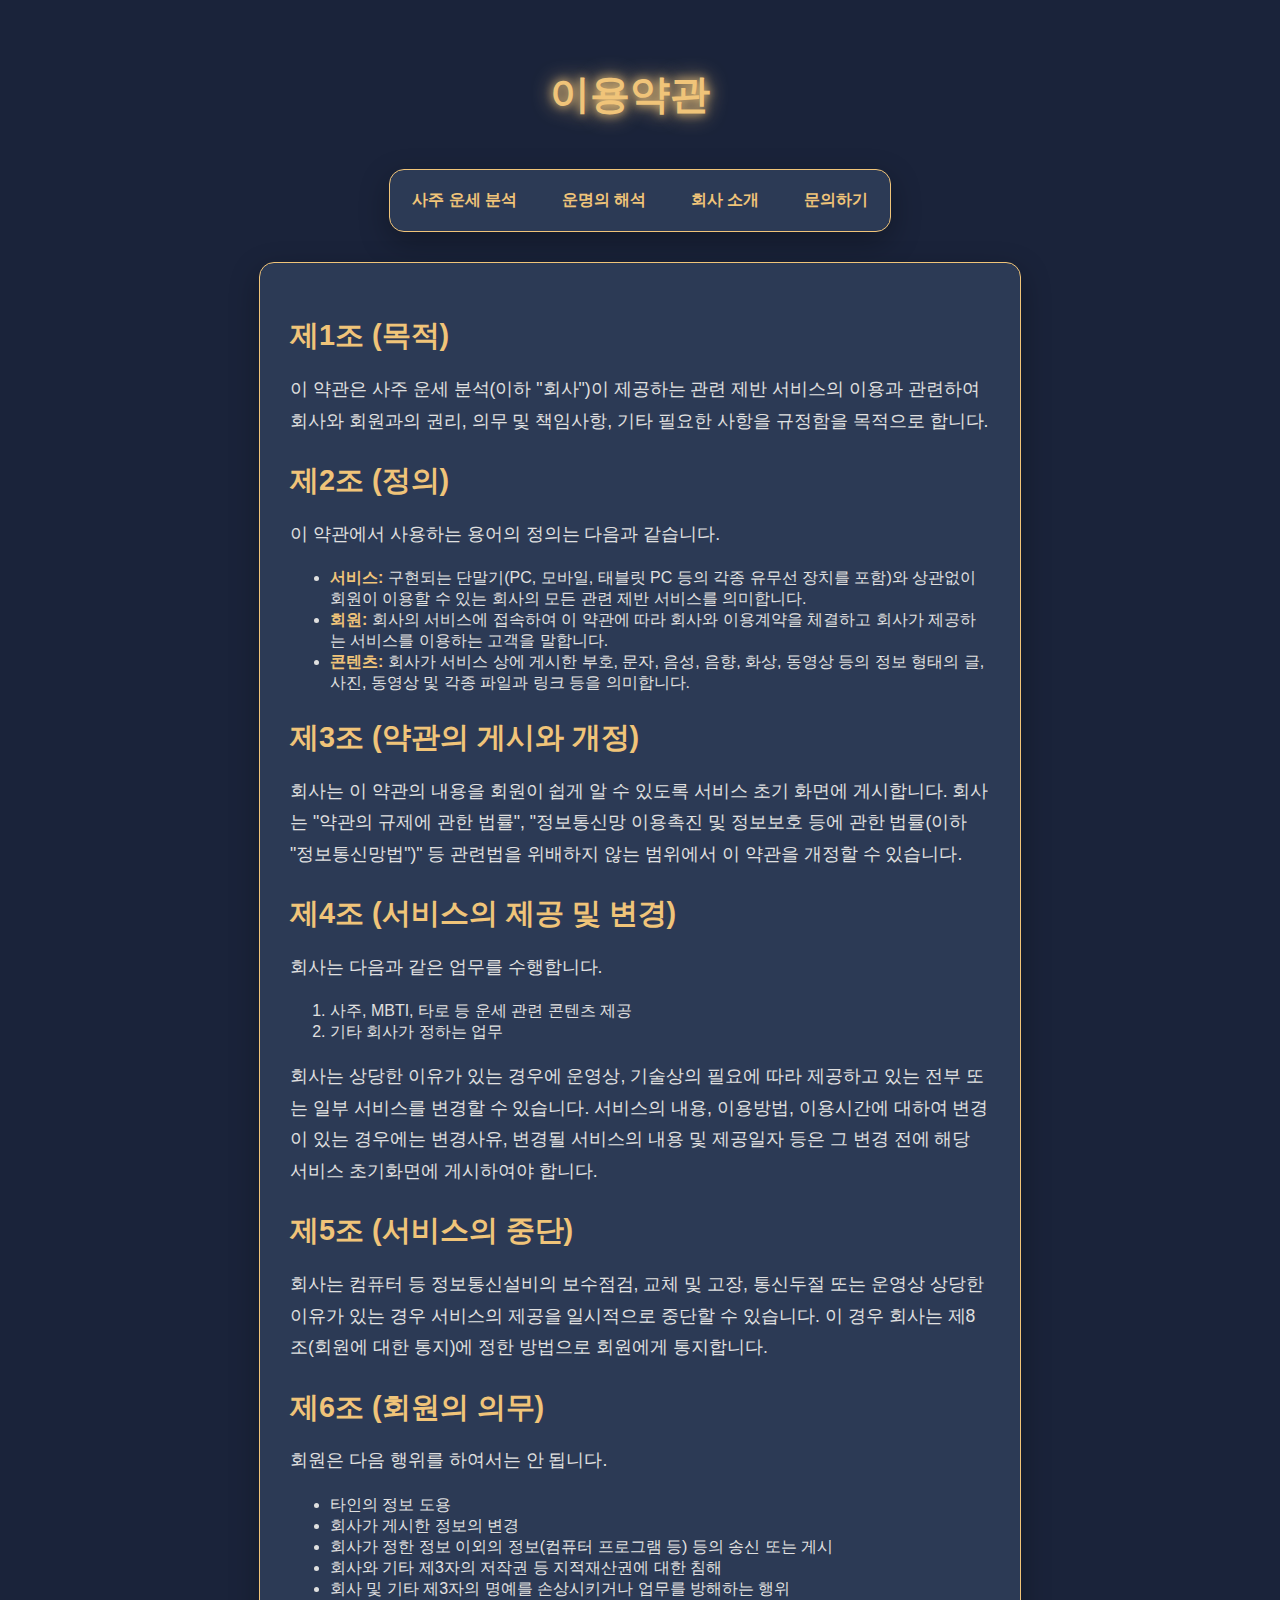
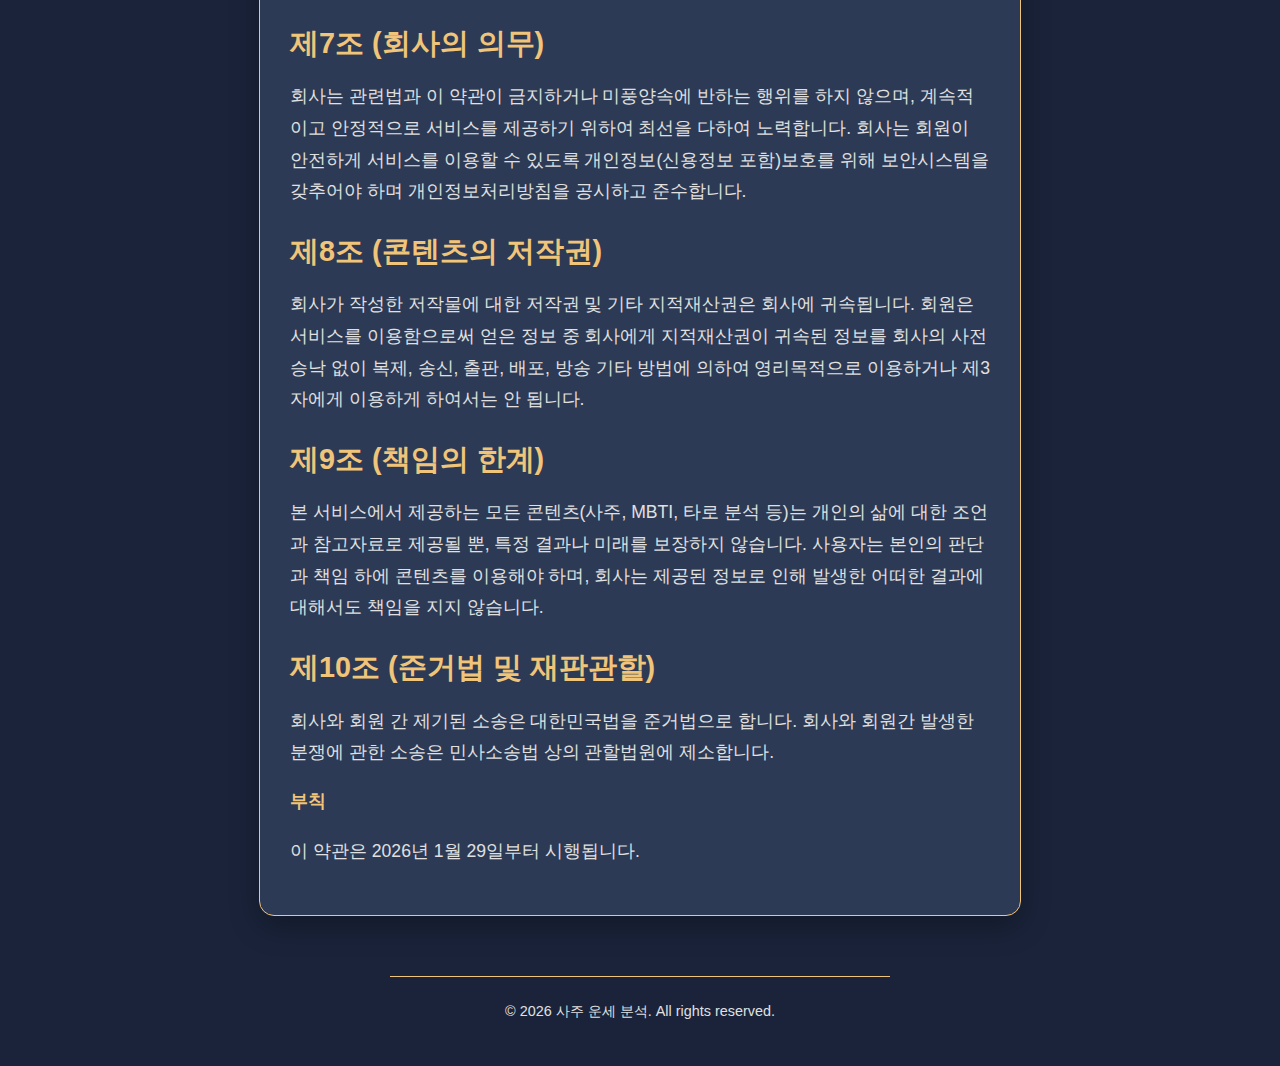
<file: terms-of-service.html>
<!DOCTYPE html>
<html lang="ko">
<head>
    <meta charset="UTF-8">
    <meta name="viewport" content="width=device-width, initial-scale=1.0">
    <title>이용약관 - 사주 운세 분석</title>
    <link rel="stylesheet" href="style.css">
</head>
<body>
    <header>
        <h1>이용약관</h1>
    </header>

    <nav>
        <ul>
            <li><a href="index.html">사주 운세 분석</a></li>
            <li><a href="blog.html">운명의 해석</a></li>
            <li><a href="about.html">회사 소개</a></li>
            <li><a href="contact.html">문의하기</a></li>
        </ul>
    </nav>

    <main class="blog-article">
        <h2>제1조 (목적)</h2>
        <p>이 약관은 사주 운세 분석(이하 "회사")이 제공하는 관련 제반 서비스의 이용과 관련하여 회사와 회원과의 권리, 의무 및 책임사항, 기타 필요한 사항을 규정함을 목적으로 합니다.</p>

        <h2>제2조 (정의)</h2>
        <p>이 약관에서 사용하는 용어의 정의는 다음과 같습니다.</p>
        <ul>
            <li><strong>서비스:</strong> 구현되는 단말기(PC, 모바일, 태블릿 PC 등의 각종 유무선 장치를 포함)와 상관없이 회원이 이용할 수 있는 회사의 모든 관련 제반 서비스를 의미합니다.</li>
            <li><strong>회원:</strong> 회사의 서비스에 접속하여 이 약관에 따라 회사와 이용계약을 체결하고 회사가 제공하는 서비스를 이용하는 고객을 말합니다.</li>
            <li><strong>콘텐츠:</strong> 회사가 서비스 상에 게시한 부호, 문자, 음성, 음향, 화상, 동영상 등의 정보 형태의 글, 사진, 동영상 및 각종 파일과 링크 등을 의미합니다.</li>
        </ul>

        <h2>제3조 (약관의 게시와 개정)</h2>
        <p>회사는 이 약관의 내용을 회원이 쉽게 알 수 있도록 서비스 초기 화면에 게시합니다. 회사는 "약관의 규제에 관한 법률", "정보통신망 이용촉진 및 정보보호 등에 관한 법률(이하 "정보통신망법")" 등 관련법을 위배하지 않는 범위에서 이 약관을 개정할 수 있습니다.</p>

        <h2>제4조 (서비스의 제공 및 변경)</h2>
        <p>회사는 다음과 같은 업무를 수행합니다.</p>
        <ol>
            <li>사주, MBTI, 타로 등 운세 관련 콘텐츠 제공</li>
            <li>기타 회사가 정하는 업무</li>
        </ol>
        <p>회사는 상당한 이유가 있는 경우에 운영상, 기술상의 필요에 따라 제공하고 있는 전부 또는 일부 서비스를 변경할 수 있습니다. 서비스의 내용, 이용방법, 이용시간에 대하여 변경이 있는 경우에는 변경사유, 변경될 서비스의 내용 및 제공일자 등은 그 변경 전에 해당 서비스 초기화면에 게시하여야 합니다.</p>

        <h2>제5조 (서비스의 중단)</h2>
        <p>회사는 컴퓨터 등 정보통신설비의 보수점검, 교체 및 고장, 통신두절 또는 운영상 상당한 이유가 있는 경우 서비스의 제공을 일시적으로 중단할 수 있습니다. 이 경우 회사는 제8조(회원에 대한 통지)에 정한 방법으로 회원에게 통지합니다.</p>

        <h2>제6조 (회원의 의무)</h2>
        <p>회원은 다음 행위를 하여서는 안 됩니다.</p>
        <ul>
            <li>타인의 정보 도용</li>
            <li>회사가 게시한 정보의 변경</li>
            <li>회사가 정한 정보 이외의 정보(컴퓨터 프로그램 등) 등의 송신 또는 게시</li>
            <li>회사와 기타 제3자의 저작권 등 지적재산권에 대한 침해</li>
            <li>회사 및 기타 제3자의 명예를 손상시키거나 업무를 방해하는 행위</li>
        </ul>

        <h2>제7조 (회사의 의무)</h2>
        <p>회사는 관련법과 이 약관이 금지하거나 미풍양속에 반하는 행위를 하지 않으며, 계속적이고 안정적으로 서비스를 제공하기 위하여 최선을 다하여 노력합니다. 회사는 회원이 안전하게 서비스를 이용할 수 있도록 개인정보(신용정보 포함)보호를 위해 보안시스템을 갖추어야 하며 개인정보처리방침을 공시하고 준수합니다.</p>

        <h2>제8조 (콘텐츠의 저작권)</h2>
        <p>회사가 작성한 저작물에 대한 저작권 및 기타 지적재산권은 회사에 귀속됩니다. 회원은 서비스를 이용함으로써 얻은 정보 중 회사에게 지적재산권이 귀속된 정보를 회사의 사전 승낙 없이 복제, 송신, 출판, 배포, 방송 기타 방법에 의하여 영리목적으로 이용하거나 제3자에게 이용하게 하여서는 안 됩니다.</p>
        
        <h2>제9조 (책임의 한계)</h2>
        <p>본 서비스에서 제공하는 모든 콘텐츠(사주, MBTI, 타로 분석 등)는 개인의 삶에 대한 조언과 참고자료로 제공될 뿐, 특정 결과나 미래를 보장하지 않습니다. 사용자는 본인의 판단과 책임 하에 콘텐츠를 이용해야 하며, 회사는 제공된 정보로 인해 발생한 어떠한 결과에 대해서도 책임을 지지 않습니다.</p>

        <h2>제10조 (준거법 및 재판관할)</h2>
        <p>회사와 회원 간 제기된 소송은 대한민국법을 준거법으로 합니다. 회사와 회원간 발생한 분쟁에 관한 소송은 민사소송법 상의 관할법원에 제소합니다.</p>

        <p><strong>부칙</strong></p>
        <p>이 약관은 2026년 1월 29일부터 시행됩니다.</p>
    </main>

    <footer>
        <p>&copy; 2026 사주 운세 분석. All rights reserved.</p>
    </footer>

</body>
</html>
</file>
<file: style.css>
:root {
    --bg-color: #1a233a;
    --text-color: #e0e0e0;
    --primary-color: #f0c479;
    --primary-color-hover: #d4a660;
    --component-bg-color: #2c3a55;
    --component-border-color: #f0c479;
    --input-bg-color: #1a233a;
    --button-text-color: #1a233a;
    --header-text-shadow: 0 0 10px #f0c479, 0 0 20px #f0c479;
    --box-shadow: 0 10px 30px rgba(0, 0, 0, 0.3);
}

.light-theme {
    --bg-color: #f0f2f5;
    --text-color: #1c1e21;
    --primary-color: #1877f2;
    --primary-color-hover: #166fe5;
    --component-bg-color: #ffffff;
    --component-border-color: #dce1e6;
    --input-bg-color: #e9ebee;
    --button-text-color: #ffffff;
    --header-text-shadow: none;
    --box-shadow: 0 5px 15px rgba(0, 0, 0, 0.1);
}

body {
    font-family: 'Noto Sans KR', sans-serif;
    background-color: var(--bg-color);
    color: var(--text-color);
    margin: 0;
    padding-top: 20px; /* Adjusted padding for top space */
    padding-bottom: 20px; /* Padding for bottom space */
    padding-left: 20px;
    padding-right: 20px;
    display: flex;
    flex-direction: column;
    align-items: center;
    min-height: 100vh;
    transition: background-color 0.3s, color 0.3s;
}

header {
    text-align: center;
    margin-bottom: 20px; /* Adjusted margin */
    position: relative;
    width: 100%;
    padding-top: 20px; /* Added for spacing */
    padding-right: 20px; /* Added for spacing */
}

nav {
    width: 100%;
    max-width: 500px;
    background-color: var(--component-bg-color);
    border-radius: 15px;
    margin-bottom: 30px;
    box-shadow: var(--box-shadow);
    border: 1px solid var(--component-border-color);
    padding: 10px 0;
    transition: background-color 0.3s, border-color 0.3s;
}

nav ul {
    list-style: none;
    padding: 0;
    margin: 0;
    display: flex;
    justify-content: space-around;
}

nav ul li a {
    display: block;
    padding: 10px 15px;
    text-decoration: none;
    color: var(--primary-color);
    font-weight: bold;
    transition: color 0.3s;
}

nav ul li a:hover {
    color: var(--primary-color-hover);
}


#theme-toggle {
    position: absolute;
    top: 15px; /* Adjusted spacing */
    right: 15px; /* Adjusted spacing */
    background: transparent;
    border: 1px solid var(--primary-color);
    color: var(--primary-color);
    width: 70px; /* Increased width to accommodate both icons with spacing */
    height: 40px;
    border-radius: 20px; /* More rounded shape for the wider button */
    cursor: pointer;
    font-size: 1rem;
    display: flex; /* Use flexbox to center icons */
    align-items: center;
    justify-content: space-around; /* Distribute space around icons */
    transition: background-color 0.3s, color 0.3s, border-color 0.3s, width 0.3s, border-radius 0.3s;
}

#theme-toggle:hover {
    background-color: var(--primary-color);
    color: var(--button-text-color);
}

#theme-toggle span {
    display: flex;
    align-items: center;
    justify-content: center;
    width: 30px; /* Size of the circle/icon area */
    height: 30px;
    border-radius: 50%;
    transition: background-color 0.3s, color 0.3s;
}

body:not(.light-theme) #theme-toggle #moon-icon {
    background-color: var(--primary-color);
    color: var(--button-text-color);
}

body.light-theme #theme-toggle #sun-icon {
    background-color: var(--primary-color);
    color: var(--button-text-color);
}

h1 {
    font-size: 2.5rem;
    color: var(--primary-color);
    text-shadow: var(--header-text-shadow);
    transition: color 0.3s, text-shadow 0.3s;
}

main {
    width: 100%;
    max-width: 500px;
}

saju-input-form, saju-result-display {
    display: block;
    background-color: var(--component-bg-color);
    padding: 30px;
    border-radius: 15px;
    margin-bottom: 30px;
    box-shadow: var(--box-shadow);
    border: 1px solid var(--component-border-color);
    transition: background-color 0.3s, border-color 0.3s;
}

#about-saju {
    width: 100%;
    max-width: 500px;
    background-color: var(--component-bg-color);
    padding: 30px;
    border-radius: 15px;
    margin-bottom: 30px;
    box-shadow: var(--box-shadow);
    border: 1px solid var(--component-border-color);
    transition: background-color 0.3s, border-color 0.3s;
}

#about-saju h2 {
    color: var(--primary-color);
    text-align: center;
    margin-bottom: 20px;
    font-size: 2rem;
    transition: color 0.3s;
}

#about-saju p {
    line-height: 1.8;
    font-size: 1.1rem;
    color: var(--text-color);
    margin-bottom: 15px;
}

/* Responsive adjustments */
@media (max-width: 600px) {
    body {
        padding: 15px;
    }

    h1 {
        font-size: 2rem;
    }

    #about-saju h2 {
        font-size: 1.7rem;
    }

    #about-saju p {
        font-size: 1rem;
    }

    saju-input-form, saju-result-display, #about-saju {
        padding: 20px;
    }
}

footer {
    width: 100%;
    max-width: 500px;
    text-align: center;
    padding: 20px 0;
    margin-top: 30px;
    border-top: 1px solid var(--component-border-color);
    color: var(--text-color);
    font-size: 0.9rem;
    transition: color 0.3s, border-color 0.3s;
}

footer p {
    margin: 5px 0;
}

footer a {
    color: var(--primary-color);
    text-decoration: none;
    transition: color 0.3s;
}

footer a:hover {
    color: var(--primary-color-hover);
    text-decoration: underline;
}

#blog-posts {
    width: 100%;
    max-width: 500px;
}

#blog-posts article {
    background-color: var(--component-bg-color);
    padding: 25px;
    border-radius: 15px;
    margin-bottom: 25px;
    box-shadow: var(--box-shadow);
    border: 1px solid var(--component-border-color);
    transition: background-color 0.3s, border-color 0.3s;
}

#blog-posts article h3 {
    text-align: left;
    margin-top: 0;
    margin-bottom: 10px;
    font-size: 1.5rem;
}

#blog-posts article h3 a {
    color: var(--primary-color);
    text-decoration: none;
    transition: color 0.3s;
}

#blog-posts article h3 a:hover {
    color: var(--primary-color-hover);
    text-decoration: underline;
}

#blog-posts article p {
    font-size: 1rem;
    line-height: 1.7;
    margin-bottom: 15px;
}

.blog-article {
    width: 100%;
    max-width: 700px; /* Wider for article content */
    background-color: var(--component-bg-color);
    padding: 30px;
    border-radius: 15px;
    margin-bottom: 30px;
    box-shadow: var(--box-shadow);
    border: 1px solid var(--component-border-color);
    transition: background-color 0.3s, border-color 0.3s;
}

.blog-article h2, .blog-article h3 {
    text-align: left;
    color: var(--primary-color);
    margin-bottom: 15px;
    font-size: 1.8rem;
    transition: color 0.3s;
}

.blog-article h3 {
    font-size: 1.4rem;
}

.blog-article p {
    font-size: 1.1rem;
    line-height: 1.8;
    margin-bottom: 1em;
}

.blog-article strong {
    color: var(--primary-color);
}

.read-more {
    display: inline-block;
    background-color: var(--primary-color);
    color: var(--button-text-color);
    padding: 8px 15px;
    border-radius: 5px;
    text-decoration: none;
    font-size: 0.9rem;
    transition: background-color 0.3s, color 0.3s;
}

.read-more:hover {
    background-color: var(--primary-color-hover);
}

/* MBTI Test Specific Styles */
#mbti-test-section {
    width: 100%;
    max-width: 500px; /* Aligned with navigation bar for consistent layout */
    background-color: var(--component-bg-color);
    padding: 30px;
    border-radius: 15px;
    margin-bottom: 30px;
    box-shadow: var(--box-shadow);
    border: 1px solid var(--component-border-color);
    transition: background-color 0.3s, border-color 0.3s;
    pointer-events: all !important; /* Force enable pointer events */
}

#mbti-test-section h2 {
    color: var(--primary-color);
    text-align: center;
    margin-bottom: 25px;
    font-size: 2rem;
    width: 100%; /* Ensure it takes full width for centering */
}

.mbti-question-item {
    margin-bottom: 20px;
    padding-bottom: 15px;
    border-bottom: 1px dashed var(--component-border-color);
}

.mbti-question-item:last-of-type {
    border-bottom: none;
}

.mbti-question-item p {
    font-size: 1.1rem;
    font-weight: bold;
    color: var(--text-color);
    margin-bottom: 15px;
    text-align: left;
}

.mbti-options {
    display: flex;
    flex-direction: column;
    gap: 10px;
    margin-top: 10px;
}

.mbti-option-button {
    padding: 10px;
    border-radius: 8px;
    border: 1px solid var(--primary-color);
    background-color: transparent;
    color: var(--text-color);
    font-size: 1rem;
    cursor: pointer;
    transition: background-color 0.3s, color 0.3s, border-color 0.3s, transform 0.2s;
    text-align: left;
    width: 100%; /* Full width */
    pointer-events: all !important; /* Force enable pointer events */
}

.mbti-option-button:hover {
    background-color: var(--primary-color-hover);
    color: var(--button-text-color);
    transform: translateY(-2px);
}

.mbti-option-button.selected {
    background-color: var(--primary-color);
    color: var(--button-text-color);
    border-color: var(--primary-color);
    box-shadow: 0 0 8px var(--primary-color-hover);
    font-weight: bold;
}

#mbti-start-button, #mbti-submit-button, #mbti-restart-button {
    display: block; /* Override default inline-block */
    width: 80%;
    max-width: 300px;
    margin: 30px auto 10px auto; /* Center button */
    padding: 15px 20px;
    border-radius: 10px;
    border: none;
    background-color: var(--primary-color);
    color: var(--button-text-color);
    font-size: 1.3rem;
    cursor: pointer;
    transition: background-color 0.3s, transform 0.2s;
}

#mbti-start-button:hover, #mbti-submit-button:hover, #mbti-restart-button:hover {
    background-color: var(--primary-color-hover);
    transform: translateY(-2px);
}

#mbti-result {
    margin-top: 20px;
    padding: 20px;
    border: 1px solid var(--primary-color);
    border-radius: 10px;
    background-color: var(--input-bg-color);
    text-align: center;
}

#mbti-result h3 {
    font-size: 1.6rem;
    color: var(--primary-color);
    margin-bottom: 15px;
}

#mbti-result p {
    font-size: 1.1rem;
    line-height: 1.7;
    margin-bottom: 10px;
}

#mbti-result a {
    color: var(--primary-color);
    text-decoration: underline;
}

/* Tarot Reading Specific Styles */
#tarot-reading-section {
    width: 100%;
    max-width: 700px; /* Increased max-width for better layout */
    background-color: var(--component-bg-color);
    padding: 30px;
    border-radius: 15px;
    margin-bottom: 30px;
    box-shadow: var(--box-shadow);
    border: 1px solid var(--component-border-color);
    transition: background-color 0.3s, border-color 0.3s;
    text-align: center;
}

#tarot-reading-section h2 {
    color: var(--primary-color);
    margin-bottom: 15px;
    font-size: 2rem;
}

#tarot-reading-section p {
    font-size: 1.1rem;
    color: var(--text-color);
    margin-bottom: 25px;
}

#tarot-cards-container {
    display: grid;
    grid-template-columns: repeat(auto-fit, minmax(100px, 1fr)); /* Responsive grid */
    gap: 15px;
    justify-content: center;
    margin: 30px 0;
    perspective: 1000px; /* For 3D flip */
}

.tarot-card {
    width: 100px; /* Card width */
    height: 150px; /* Card height */
    position: relative;
    cursor: pointer;
    transform-style: preserve-3d;
    transition: transform 0.6s;
    border-radius: 8px;
    box-shadow: 0 4px 8px rgba(0, 0, 0, 0.2);
    margin: auto; /* Center cards in grid cells */
}

.card-inner {
    position: relative;
    width: 100%;
    height: 100%;
    text-align: center;
    transition: transform 0.6s;
    transform-style: preserve-3d;
    border-radius: 8px;
}

.tarot-card.selected .card-inner {
    transform: rotateY(180deg); /* Flip on selection */
}

.tarot-card.revealed .card-inner {
    transform: rotateY(180deg); /* Stay flipped when revealed */
}


.card-front, .card-back {
    position: absolute;
    width: 100%;
    height: 100%;
    -webkit-backface-visibility: hidden; /* Hide back of card during flip */
    backface-visibility: hidden;
    border-radius: 8px;
    display: flex;
    align-items: center;
    justify-content: center;
    font-size: 0.9rem;
    font-weight: bold;
    color: var(--text-color);
    padding: 5px;
    box-sizing: border-box;
}

.card-front {
    background-color: var(--component-bg-color); /* Card front color */
    transform: rotateY(180deg);
    border: 2px solid var(--primary-color);
}

.card-front p {
    margin: 0;
    line-height: 1.2;
    color: var(--text-color);
}

.card-back {
    background-color: var(--primary-color); /* Card back color */
    border: 2px solid var(--primary-color-hover);
    color: var(--button-text-color);
    font-size: 1.5rem;
    /* You can add a pattern or icon here for the back of the card */
    content: '?'; /* Placeholder text on back */
}

.tarot-card.disabled {
    opacity: 0.5;
    cursor: not-allowed;
    pointer-events: none; /* Disable click events */
}

#tarot-read-button, #tarot-reset-button {
    display: block;
    width: 80%;
    max-width: 300px;
    margin: 30px auto 10px auto;
    padding: 15px 20px;
    border-radius: 10px;
    border: none;
    background-color: var(--primary-color);
    color: var(--button-text-color);
    font-size: 1.3rem;
    cursor: pointer;
    transition: background-color 0.3s, transform 0.2s;
}

#tarot-read-button:hover, #tarot-reset-button:hover {
    background-color: var(--primary-color-hover);
    transform: translateY(-2px);
}

#tarot-result {
    margin-top: 30px;
    padding: 20px;
    border: 1px solid var(--component-border-color);
    border-radius: 10px;
    background-color: var(--input-bg-color);
    text-align: left; /* Align text to left for readability */
}

#tarot-result h3 {
    text-align: center;
    color: var(--primary-color);
    font-size: 1.6rem;
    margin-bottom: 15px;
}

#tarot-result p {
    line-height: 1.7;
    font-size: 1.1rem;
    margin-bottom: 10px;
}

#tarot-result ul {
    list-style: none;
    padding: 0;
    margin: 15px 0;
}

#tarot-result li {
    background-color: var(--component-bg-color);
    padding: 10px;
    border-radius: 5px;
    margin-bottom: 8px;
    border: 1px solid var(--component-border-color);
}

#tarot-result strong {
    color: var(--primary-color);
}


/* Responsive adjustments for Tarot */
@media (max-width: 600px) {
    #tarot-cards-container {
        grid-template-columns: repeat(auto-fit, minmax(80px, 1fr));
        gap: 10px;
    }
    .tarot-card {
        width: 80px;
        height: 120px;
        font-size: 1rem;
    }
    .card-back {
        font-size: 1.2rem;
    }
    #tarot-read-button, #tarot-reset-button {
        padding: 12px 15px;
        font-size: 1.1rem;
    }
    #tarot-reading-section h2 {
        font-size: 1.7rem;
    }
}

/* Responsive adjustments for blog content */
@media (max-width: 600px) {
    #blog-posts article h3 {
        font-size: 1.3rem;
    }
    .blog-article h2 {
        font-size: 1.5rem;
    }
    .blog-article h3 {
        font-size: 1.2rem;
    }
    .blog-article p {
        font-size: 1rem;
    }
    .blog-article {
        padding: 20px;
    }
}

/* MBTI Compatibility Chart Styles */
.mbti-chart-container {
    overflow-x: auto; /* For small screens */
    margin: 30px 0;
}

.mbti-chart {
    border-collapse: collapse;
    width: 100%;
    min-width: 600px; /* Prevent wrapping on small screens */
    font-size: 0.7rem;
}

.mbti-chart th, .mbti-chart td {
    border: 1px solid var(--component-border-color);
    text-align: center;
    padding: 5px;
    height: 35px; /* Slightly increased height for better spacing */
    vertical-align: middle;
}

.mbti-chart th {
    background-color: var(--component-bg-color);
    color: var(--primary-color);
    font-weight: bold;
}

.mbti-chart .header-cell {
    width: 40px;
}

.mbti-chart td {
    color: #fff; /* White text for better contrast on colors */
}

.mbti-compat-1 { background-color: #0d47a1; } /* Best (dark blue) */
.mbti-compat-2 { background-color: #1976d2; } /* Good (blue) */
.mbti-compat-3 { background-color: #4caf50; } /* Okay (green) */
.mbti-compat-4 { background-color: #ff9800; } /* Needs Improvement (orange) */
.mbti-compat-5 { background-color: #d32f2f; } /* Worst (red) */

.legend {
    display: flex;
    justify-content: center;
    flex-wrap: wrap;
    gap: 15px;
    margin: 20px 0;
    padding: 0;
    list-style: none;
}

.legend-item {
    display: flex;
    align-items: center;
    font-size: 0.9rem;
}

.legend-color {
    width: 20px;
    height: 20px;
    margin-right: 8px;
    border-radius: 4px;
}

/* Tarot Card Images in Blog */
.tarot-card-entry {
    margin-bottom: 20px;
}

.tarot-card-entry::after {
    content: "";
    clear: both;
    display: table;
}

.tarot-card-image {
    width: 100px;
    height: auto;
    margin-right: 15px;
    margin-bottom: 10px;
    float: left;
    border-radius: 5px;
    box-shadow: 0 2px 5px rgba(0,0,0,0.2);
}


/* Responsive adjustments for images within type-card */
.type-card img {
    width: 100%;
    max-width: 80px; /* Adjust this value if needed */
    height: auto;
    border-radius: 5px;
    margin-bottom: 5px;
}
</file>
